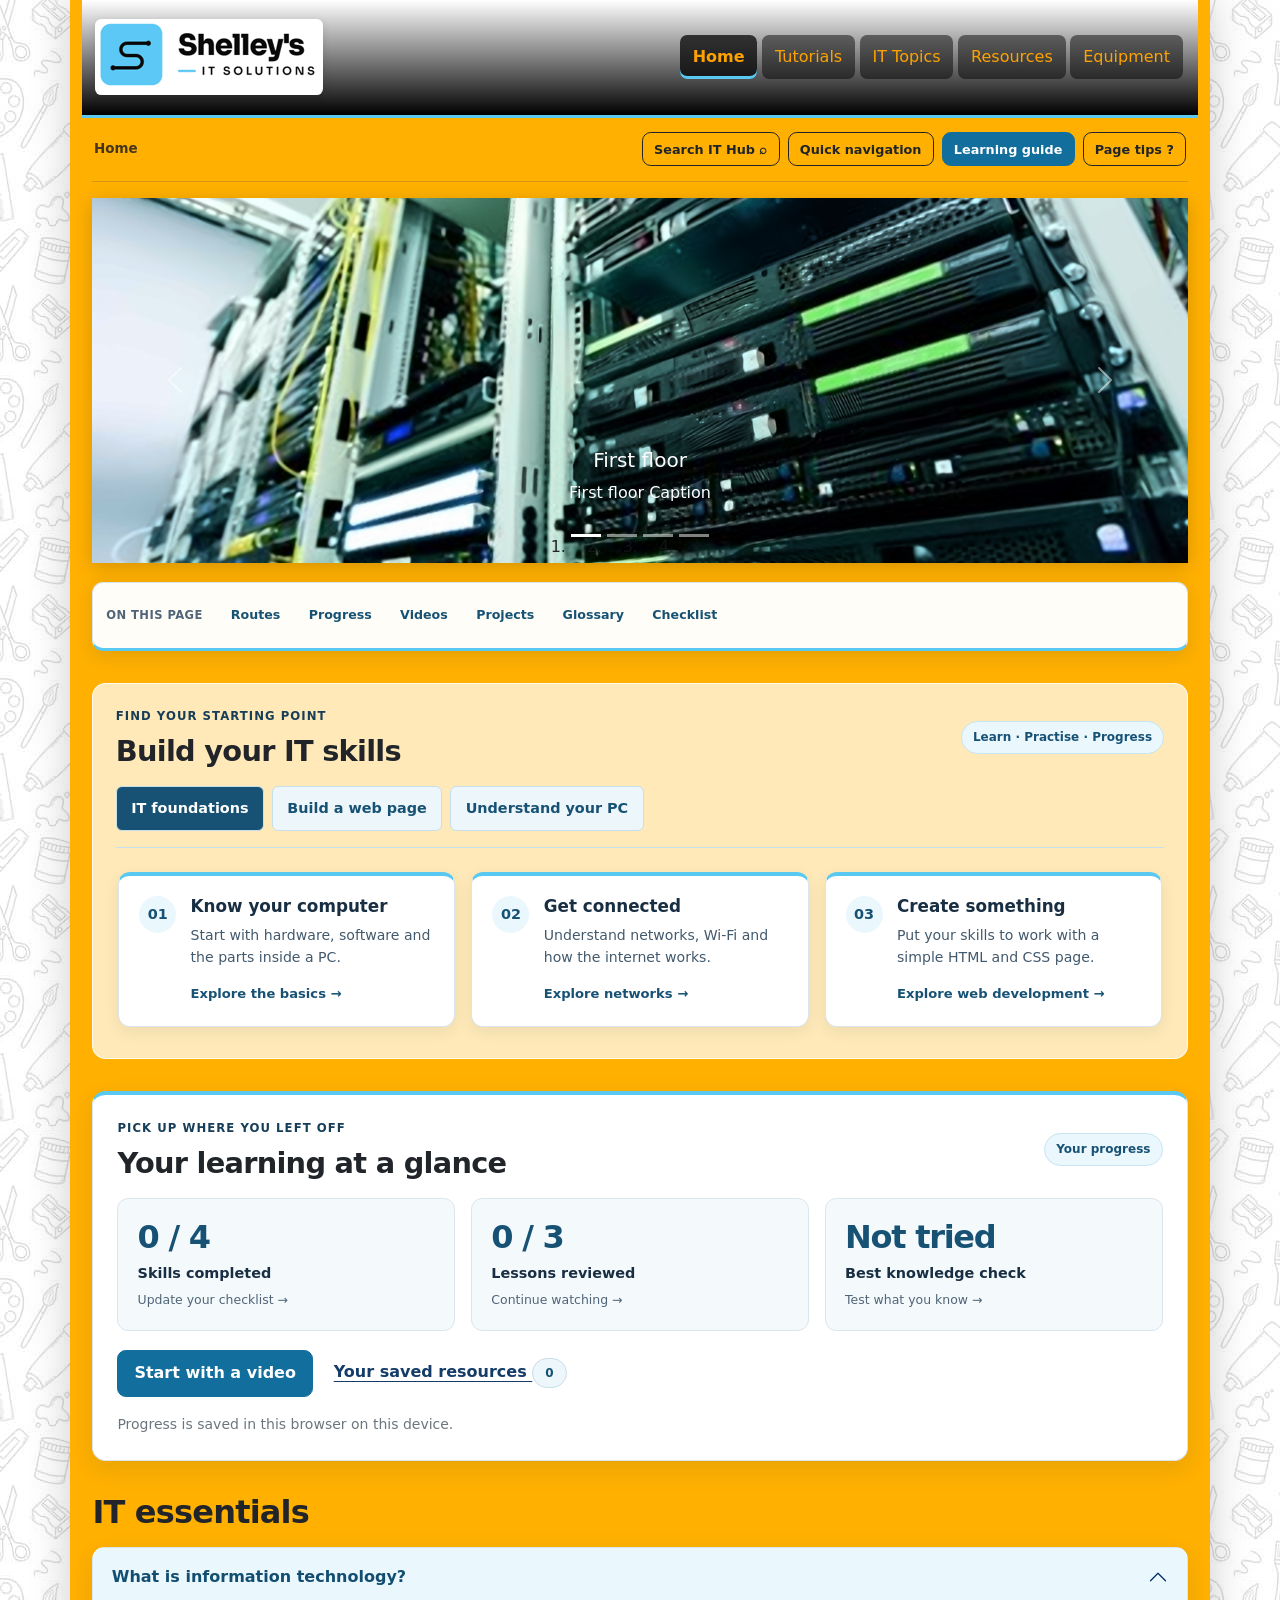
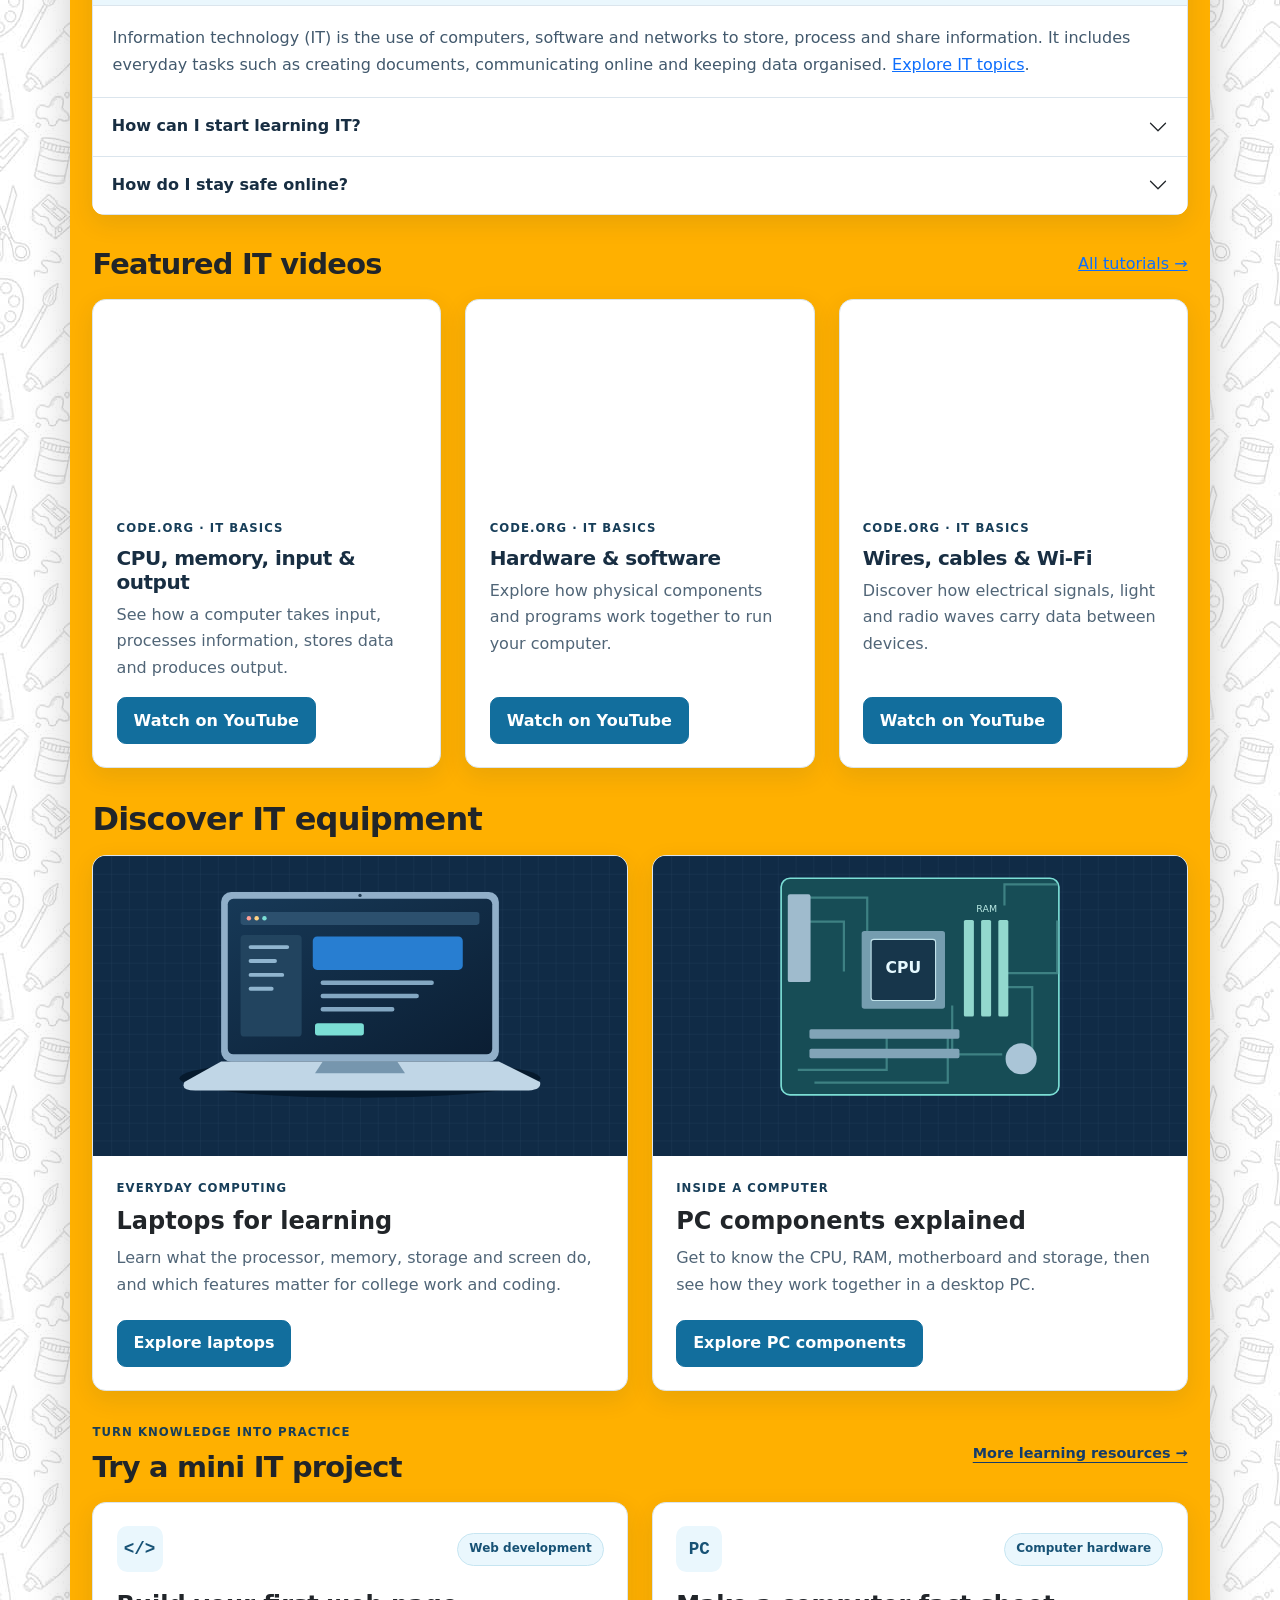
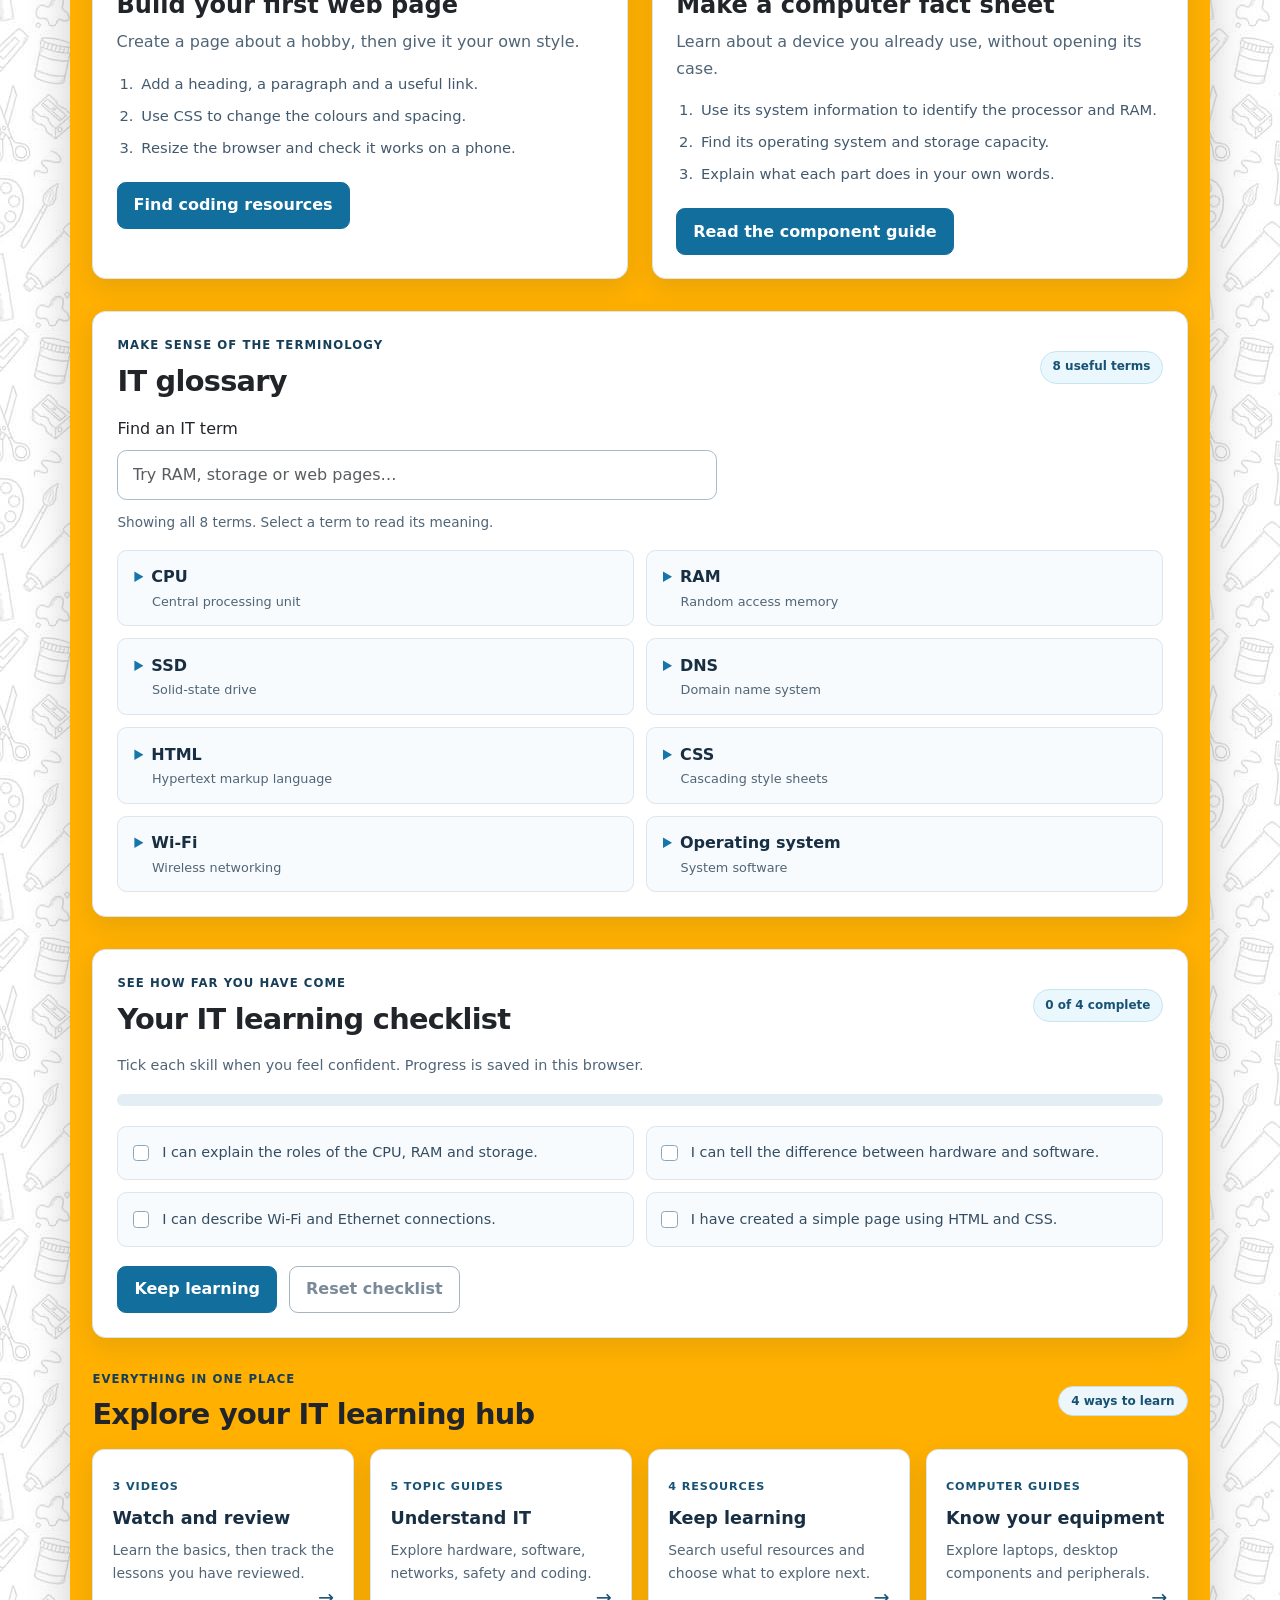
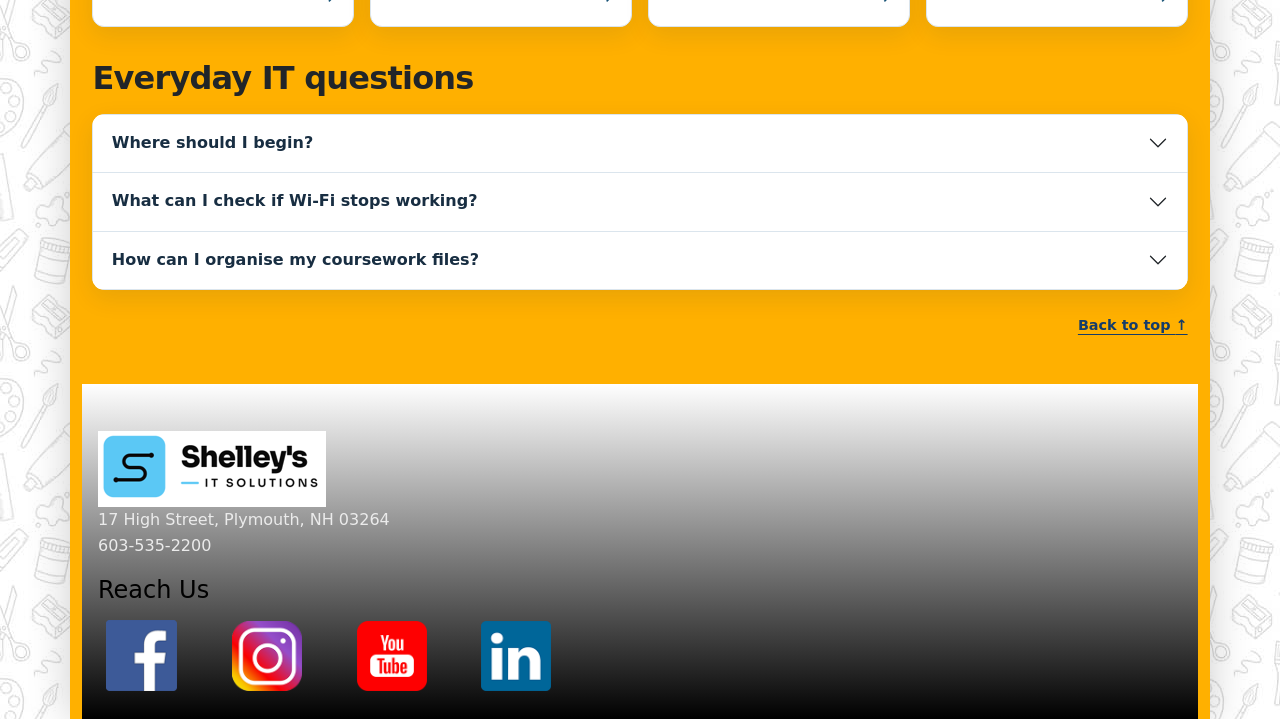
<file: index.html>
<!DOCTYPE html>
<html lang="en-GB"><head><meta charset="utf-8"><meta name="viewport" content="width=device-width, initial-scale=1"><title>Home | IT Hub</title><meta name="description" content="Explore IT basics, computer hardware, networks and coding with IT Hub."><link rel="stylesheet" href="css/bootstrap-5.3.8.css"><link rel="stylesheet" href="style.css"><script src="js/popper-2.11.8.min.js" defer></script><script src="js/bootstrap-5.3.8.js" defer></script><script src="js/search-index.js" defer></script><script src="js/it-enhancements.js" defer></script><script src="js/bootstrap-learning.js" defer></script></head>
<body id="top"><a class="skip-link" href="#main">Skip to content</a><div class="container site-shell">
<header><nav class="navbar navbar-expand-lg navbar-light bg-light" aria-label="Main navigation"><a class="navbar-brand" href="index.html"><img src="images/logo.png" width="228" height="76" alt="Shelley's IT Solutions"></a><button class="navbar-toggler" type="button" data-bs-toggle="collapse" data-bs-target="#siteNav" aria-controls="siteNav" aria-expanded="false" aria-label="Toggle navigation"><span class="navbar-toggler-icon"></span></button><div class="collapse navbar-collapse" id="siteNav"><ul class="navbar-nav ms-auto"><li class="nav-item"><a class="nav-link active" href="index.html" aria-current="page">Home</a></li><li class="nav-item"><a class="nav-link" href="tutorials.html">Tutorials</a></li><li class="nav-item"><a class="nav-link" href="topics.html">IT Topics</a></li><li class="nav-item"><a class="nav-link" href="resources.html">Resources</a></li><li class="nav-item"><a class="nav-link" href="equipment.html">Equipment</a></li></ul></div></nav></header>
<main id="main"><div class="page-toolbar"><nav aria-label="Breadcrumb"><ol class="breadcrumb mb-0"><li class="breadcrumb-item active" aria-current="page">Home</li></ol></nav><div class="d-flex flex-wrap gap-2"><button class="btn btn-sm btn-outline-dark" type="button" data-bs-toggle="modal" data-bs-target="#siteSearch" data-site-search-button hidden>Search IT Hub <span aria-hidden="true">⌕</span></button><button class="btn btn-sm btn-outline-dark" type="button" data-bs-toggle="offcanvas" data-bs-target="#quickNav" aria-controls="quickNav">Quick navigation</button><button class="btn btn-sm btn-primary" type="button" data-bs-toggle="modal" data-bs-target="#learningGuide">Learning guide</button><button class="btn btn-sm btn-outline-dark" type="button" data-page-tip data-bs-title="Make the most of this page" data-bs-content="Choose a learning route, search the glossary, then tick the skills you feel confident about. Your progress is saved on this device." aria-expanded="false" hidden>Page tips <span aria-hidden="true">?</span></button></div></div><h1 class="visually-hidden">Shelley's IT Solutions — IT learning</h1><section aria-label="Featured slides"><div id="carouselExampleIndicators1" class="carousel slide" data-bs-ride="carousel" style="background-color: grey">
    <ol class="carousel-indicators">
      <li data-bs-target="#carouselExampleIndicators1" data-bs-slide-to="0" class="active">
      </li><li data-bs-target="#carouselExampleIndicators1" data-bs-slide-to="1">
      </li><li data-bs-target="#carouselExampleIndicators1" data-bs-slide-to="2">
	  </li><li data-bs-target="#carouselExampleIndicators1" data-bs-slide-to="3">
    </li></ol>
    <div class="carousel-inner" role="listbox">
      <div class="carousel-item active"> <img class="d-block mx-auto img-fluid" src="images/1.jpg" alt="First slide">
        <div class="carousel-caption">
          <h5>First floor</h5>
          <p>First floor Caption</p>
        </div>
      </div>
      <div class="carousel-item"> <img class="d-block mx-auto img-fluid" src="images/2.jpg" alt="Second slide">
        <div class="carousel-caption">
          <h5>Second floor</h5>
          <p>Second floor Caption</p>
        </div>
      </div>
      <div class="carousel-item"> <img class="d-block mx-auto img-fluid" src="images/3.jpg" alt="Third slide">
        <div class="carousel-caption">
          <h5>Third floor </h5>
          <p>Third floor Caption</p>
        </div>
      </div>
	  <div class="carousel-item"> <img class="d-block mx-auto img-fluid" src="images/4.jpg" alt="Fourth slide">
        <div class="carousel-caption">
          <h5>Fourth floor</h5>
          <p>Fourth floor Caption</p>
        </div>
      </div>
    </div>
    <a class="carousel-control-prev" href="#carouselExampleIndicators1" role="button" data-bs-slide="prev"> <span class="carousel-control-prev-icon" aria-hidden="true"></span> <span class="visually-hidden">Previous</span> </a> <a class="carousel-control-next" href="#carouselExampleIndicators1" role="button" data-bs-slide="next"> <span class="carousel-control-next-icon" aria-hidden="true"></span> <span class="visually-hidden">Next</span> </a> </div></section>
<nav class="section-dock" aria-label="On this page"><span class="section-dock-label">On this page</span><div class="nav nav-pills" id="sectionNav"><a class="nav-link" href="#learning-routes">Routes</a><a class="nav-link" href="#learning-overview">Progress</a><a class="nav-link" href="#featured-videos">Videos</a><a class="nav-link" href="#mini-projects">Projects</a><a class="nav-link" href="#glossary">Glossary</a><a class="nav-link" href="#learning-checklist">Checklist</a></div></nav><section class="learning-path section-block" aria-labelledby="path-title" id="learning-routes">
 <div class="section-heading"><div><p class="eyebrow">Find your starting point</p><h2 id="path-title">Build your IT skills</h2></div><span class="topic-badge">Learn · Practise · Progress</span></div>
 <div class="tab-module"><div class="nav nav-pills gap-2 mb-3" role="tablist" aria-label="Choose a learning view"><button class="nav-link active" id="learning-routes-0-tab" data-bs-toggle="pill" data-bs-target="#learning-routes-0-pane" type="button" role="tab" aria-controls="learning-routes-0-pane" aria-selected="true">IT foundations</button><button class="nav-link" id="learning-routes-1-tab" data-bs-toggle="pill" data-bs-target="#learning-routes-1-pane" type="button" role="tab" aria-controls="learning-routes-1-pane" aria-selected="false">Build a web page</button><button class="nav-link" id="learning-routes-2-tab" data-bs-toggle="pill" data-bs-target="#learning-routes-2-pane" type="button" role="tab" aria-controls="learning-routes-2-pane" aria-selected="false">Understand your PC</button></div><div class="tab-content"><div class="tab-pane fade show active" id="learning-routes-0-pane" role="tabpanel" aria-labelledby="learning-routes-0-tab" tabindex="0"><div class="row g-3">
  <div class="col-md-4"><a class="path-card" href="topics.html#hardware"><span class="path-number" aria-hidden="true">01</span><div><h3>Know your computer</h3><p>Start with hardware, software and the parts inside a PC.</p><span class="path-link">Explore the basics <span aria-hidden="true">→</span></span></div></a></div>
  <div class="col-md-4"><a class="path-card" href="topics.html#networks"><span class="path-number" aria-hidden="true">02</span><div><h3>Get connected</h3><p>Understand networks, Wi-Fi and how the internet works.</p><span class="path-link">Explore networks <span aria-hidden="true">→</span></span></div></a></div>
  <div class="col-md-4"><a class="path-card" href="topics.html#coding"><span class="path-number" aria-hidden="true">03</span><div><h3>Create something</h3><p>Put your skills to work with a simple HTML and CSS page.</p><span class="path-link">Explore web development <span aria-hidden="true">→</span></span></div></a></div>
 </div>
</div><div class="tab-pane fade" id="learning-routes-1-pane" role="tabpanel" aria-labelledby="learning-routes-1-tab" tabindex="0"><div class="row g-3"><div class="col-md-4"><a class="path-card" href="topics.html#coding"><span class="path-number" aria-hidden="true">01</span><div><h3>Structure with HTML</h3><p>Use headings, paragraphs and links to give your page a clear structure.</p><span class="path-link">Read the web guide <span aria-hidden="true">→</span></span></div></a></div><div class="col-md-4"><a class="path-card" href="resources.html#web"><span class="path-number" aria-hidden="true">02</span><div><h3>Style with CSS</h3><p>Try colours, spacing and a responsive layout with MDN’s examples.</p><span class="path-link">Explore MDN resources <span aria-hidden="true">→</span></span></div></a></div><div class="col-md-4"><a class="path-card" href="index.html#mini-projects"><span class="path-number" aria-hidden="true">03</span><div><h3>Make a small project</h3><p>Build a simple page about an IT topic and check it on a small screen.</p><span class="path-link">Choose a project <span aria-hidden="true">→</span></span></div></a></div></div></div><div class="tab-pane fade" id="learning-routes-2-pane" role="tabpanel" aria-labelledby="learning-routes-2-tab" tabindex="0"><div class="row g-3"><div class="col-md-4"><a class="path-card" href="tutorials.html#hardware"><span class="path-number" aria-hidden="true">01</span><div><h3>Follow the information</h3><p>See how input, processing, memory and output work together.</p><span class="path-link">Watch the hardware lesson <span aria-hidden="true">→</span></span></div></a></div><div class="col-md-4"><a class="path-card" href="equipment.html#component-compare"><span class="path-number" aria-hidden="true">02</span><div><h3>Compare the components</h3><p>Find out how RAM, storage, processors and graphics have different roles.</p><span class="path-link">Compare two components <span aria-hidden="true">→</span></span></div></a></div><div class="col-md-4"><a class="path-card" href="equipment.html#troubleshooting"><span class="path-number" aria-hidden="true">03</span><div><h3>Try the basic checks</h3><p>Work through a short checklist for a common computer problem.</p><span class="path-link">Open the troubleshooting guide <span aria-hidden="true">→</span></span></div></a></div></div></div></div></div></section><section class="section-block learning-overview" id="learning-overview" aria-labelledby="overview-title" data-progress-overview hidden><div class="section-heading"><div><p class="eyebrow">Pick up where you left off</p><h2 id="overview-title">Your learning at a glance</h2></div><span class="topic-badge">Your progress</span></div><div class="row g-3"><div class="col-md-4"><a class="progress-summary" href="#learning-checklist"><output data-progress-skills>0 / 4</output><span>Skills completed</span><small>Update your checklist →</small></a></div><div class="col-md-4"><a class="progress-summary" href="tutorials.html"><output data-progress-reviews>0 / 3</output><span>Lessons reviewed</span><small>Continue watching →</small></a></div><div class="col-md-4"><a class="progress-summary" href="topics.html#knowledge-check"><output data-progress-quiz>Not tried</output><span>Best knowledge check</span><small>Test what you know →</small></a></div></div><div class="overview-actions"><a class="btn btn-primary" id="resume-learning" href="tutorials.html">Start with a video</a><a href="resources.html#saved-resources" class="fw-semibold">Your saved resources <span class="badge rounded-pill text-bg-light" data-progress-saved>0</span></a></div><p class="small text-secondary mb-0 mt-3" data-progress-storage-note>Progress is saved in this browser on this device.</p></section><section class="section-block" aria-labelledby="faq-title" id="it-essentials"><h2 id="faq-title">IT essentials</h2><div class="accordion" id="itAccordion"><div class="accordion-item"><h3 class="accordion-header"><button class="accordion-button" type="button" data-bs-toggle="collapse" data-bs-target="#faq0" aria-expanded="true" aria-controls="faq0">What is information technology?</button></h3><div id="faq0" class="accordion-collapse collapse show" data-bs-parent="#itAccordion"><div class="accordion-body">Information technology (IT) is the use of computers, software and networks to store, process and share information. It includes everyday tasks such as creating documents, communicating online and keeping data organised. <a href="topics.html">Explore IT topics</a>.</div></div></div><div class="accordion-item"><h3 class="accordion-header"><button class="accordion-button collapsed" type="button" data-bs-toggle="collapse" data-bs-target="#faq1" aria-expanded="false" aria-controls="faq1">How can I start learning IT?</button></h3><div id="faq1" class="accordion-collapse collapse" data-bs-parent="#itAccordion"><div class="accordion-body">Start with computer hardware and software, then explore networks and basic web development. Watch a short tutorial, make notes and practise one task at a time. <a href="tutorials.html">Start with the video tutorials</a>.</div></div></div><div class="accordion-item"><h3 class="accordion-header"><button class="accordion-button collapsed" type="button" data-bs-toggle="collapse" data-bs-target="#faq2" aria-expanded="false" aria-controls="faq2">How do I stay safe online?</button></h3><div id="faq2" class="accordion-collapse collapse" data-bs-parent="#itAccordion"><div class="accordion-body">Use a different strong password for each account, enable two-step verification and keep your software updated. Check unexpected messages carefully, avoid unknown downloads and back up important work. <a href="topics.html#security">Read the online safety guide</a>.</div></div></div></div></section><section class="section-block" aria-labelledby="video-title" id="featured-videos"><div class="section-heading"><h2 id="video-title">Featured IT videos</h2><a href="tutorials.html">All tutorials →</a></div><div class="row g-4"><div class="col-md-6 col-lg-4"><article class="card h-100" id="hardware"><div class="ratio ratio-16x9"><iframe src="https://www.youtube-nocookie.com/embed/DKGZlaPlVLY" title="CPU, memory, input &amp; output — Code.org video" loading="lazy" referrerpolicy="strict-origin-when-cross-origin" allow="accelerometer; autoplay; clipboard-write; encrypted-media; gyroscope; picture-in-picture; web-share" allowfullscreen></iframe></div><div class="card-body d-flex flex-column"><p class="eyebrow">Code.org · IT basics</p><h2 class="h5 card-title">CPU, memory, input &amp; output</h2><p class="card-text">See how a computer takes input, processes information, stores data and produces output.</p><a class="btn btn-primary mt-auto align-self-start" href="https://www.youtube.com/watch?v=DKGZlaPlVLY" target="_blank" rel="noopener noreferrer">Watch on YouTube <span class="visually-hidden">(opens a new tab)</span></a></div></article></div><div class="col-md-6 col-lg-4"><article class="card h-100" id="software"><div class="ratio ratio-16x9"><iframe src="https://www.youtube-nocookie.com/embed/xnyFYiK2rSY" title="Hardware &amp; software — Code.org video" loading="lazy" referrerpolicy="strict-origin-when-cross-origin" allow="accelerometer; autoplay; clipboard-write; encrypted-media; gyroscope; picture-in-picture; web-share" allowfullscreen></iframe></div><div class="card-body d-flex flex-column"><p class="eyebrow">Code.org · IT basics</p><h2 class="h5 card-title">Hardware &amp; software</h2><p class="card-text">Explore how physical components and programs work together to run your computer.</p><a class="btn btn-primary mt-auto align-self-start" href="https://www.youtube.com/watch?v=xnyFYiK2rSY" target="_blank" rel="noopener noreferrer">Watch on YouTube <span class="visually-hidden">(opens a new tab)</span></a></div></article></div><div class="col-md-6 col-lg-4"><article class="card h-100" id="networks"><div class="ratio ratio-16x9"><iframe src="https://www.youtube-nocookie.com/embed/ZhEf7e4kopM" title="Wires, cables &amp; Wi-Fi — Code.org video" loading="lazy" referrerpolicy="strict-origin-when-cross-origin" allow="accelerometer; autoplay; clipboard-write; encrypted-media; gyroscope; picture-in-picture; web-share" allowfullscreen></iframe></div><div class="card-body d-flex flex-column"><p class="eyebrow">Code.org · IT basics</p><h2 class="h5 card-title">Wires, cables &amp; Wi-Fi</h2><p class="card-text">Discover how electrical signals, light and radio waves carry data between devices.</p><a class="btn btn-primary mt-auto align-self-start" href="https://www.youtube.com/watch?v=ZhEf7e4kopM" target="_blank" rel="noopener noreferrer">Watch on YouTube <span class="visually-hidden">(opens a new tab)</span></a></div></article></div></div></section><section class="section-block" aria-labelledby="equipment-title"><h2 id="equipment-title">Discover IT equipment</h2><div class="row g-4"><div class="col-md-6"><article class="card h-100"><img src="images/it-laptop.svg" class="card-img-top equipment-img" width="960" height="540" loading="lazy" alt="Illustration of a laptop with a web page open"><div class="card-body"><p class="eyebrow">Everyday computing</p><h3 class="h4">Laptops for learning</h3><p>Learn what the processor, memory, storage and screen do, and which features matter for college work and coding.</p><a class="btn btn-primary" href="equipment.html#laptops">Explore laptops</a></div></article></div><div class="col-md-6"><article class="card h-100"><img src="images/it-hardware.svg" class="card-img-top equipment-img" width="960" height="540" loading="lazy" alt="Illustration of a motherboard with a processor, memory and expansion slots"><div class="card-body"><p class="eyebrow">Inside a computer</p><h3 class="h4">PC components explained</h3><p>Get to know the CPU, RAM, motherboard and storage, then see how they work together in a desktop PC.</p><a class="btn btn-primary" href="equipment.html#components">Explore PC components</a></div></article></div></div></section>
<section class="section-block" aria-labelledby="projects-title" id="mini-projects">
 <div class="section-heading"><div><p class="eyebrow">Turn knowledge into practice</p><h2 id="projects-title">Try a mini IT project</h2></div><a class="section-more" href="resources.html">More learning resources →</a></div>
 <div class="row g-4">
  <div class="col-md-6"><article class="card h-100 project-card"><div class="card-body"><div class="project-meta"><span class="project-icon" aria-hidden="true">&lt;/&gt;</span><span class="topic-badge">Web development</span></div><h3 class="h4">Build your first web page</h3><p>Create a page about a hobby, then give it your own style.</p><ol><li>Add a heading, a paragraph and a useful link.</li><li>Use CSS to change the colours and spacing.</li><li>Resize the browser and check it works on a phone.</li></ol><a class="btn btn-primary" href="resources.html#web">Find coding resources</a></div></article></div>
  <div class="col-md-6"><article class="card h-100 project-card"><div class="card-body"><div class="project-meta"><span class="project-icon" aria-hidden="true">PC</span><span class="topic-badge">Computer hardware</span></div><h3 class="h4">Make a computer fact sheet</h3><p>Learn about a device you already use, without opening its case.</p><ol><li>Use its system information to identify the processor and RAM.</li><li>Find its operating system and storage capacity.</li><li>Explain what each part does in your own words.</li></ol><a class="btn btn-primary" href="equipment.html#components">Read the component guide</a></div></article></div>
 </div>
</section><section class="section-block glossary-panel" aria-labelledby="glossary-title" id="glossary"><div class="section-heading"><div><p class="eyebrow">Make sense of the terminology</p><h2 id="glossary-title">IT glossary</h2></div><span class="topic-badge">8 useful terms</span></div><label class="form-label" for="term-search">Find an IT term</label><input class="form-control glossary-search" id="term-search" type="search" placeholder="Try RAM, storage or web pages…" aria-controls="term-results" aria-describedby="term-status" autocomplete="off"><p id="term-status" class="glossary-status" role="status" aria-live="polite">Showing all 8 terms. Select a term to read its meaning.</p><div class="term-grid" id="term-results"><details class="term-card" id="term-cpu"><summary>CPU<span>Central processing unit</span></summary><p>The processor carries out instructions and calculations. It works with memory and the other components in your computer.</p></details><details class="term-card" id="term-ram"><summary>RAM<span>Random access memory</span></summary><p>Temporary working memory for programs and data in use. Its contents are normally lost when the power is switched off.</p></details><details class="term-card" id="term-ssd"><summary>SSD<span>Solid-state drive</span></summary><p>A storage device that keeps files and applications using flash memory. It retains data when the computer is off.</p></details><details class="term-card" id="term-dns"><summary>DNS<span>Domain name system</span></summary><p>A system that helps translate a website’s domain name into the IP address used to reach it.</p></details><details class="term-card" id="term-html"><summary>HTML<span>Hypertext markup language</span></summary><p>The language used to structure web pages with headings, paragraphs, images, links and other elements.</p></details><details class="term-card" id="term-css"><summary>CSS<span>Cascading style sheets</span></summary><p>The language used to control a web page’s appearance, including colours, fonts, spacing and layout.</p></details><details class="term-card" id="term-wi-fi"><summary>Wi-Fi<span>Wireless networking</span></summary><p>A way for devices to connect to a local network using radio waves. Wi-Fi and the internet are different things.</p></details><details class="term-card" id="term-operating-system"><summary>Operating system<span>System software</span></summary><p>Software that manages hardware and provides services for applications. Examples include Windows, macOS and Linux.</p></details></div><p id="no-terms" class="no-results" hidden>No terms match your search. Try a shorter word or clear the search.</p></section><section class="section-block progress-panel" aria-labelledby="progress-title" id="learning-checklist"><div class="section-heading"><div><p class="eyebrow">See how far you have come</p><h2 id="progress-title">Your IT learning checklist</h2></div><output id="progress-count" class="topic-badge" aria-live="polite">0 of 4 complete</output></div><p id="progress-note">Tick each skill when you feel confident. Progress is saved in this browser.</p><progress id="learning-progress" max="4" value="0" aria-label="Learning progress">0 of 4</progress><div class="checklist-items"><label><input class="form-check-input" type="checkbox" data-skill="hardware"><span>I can explain the roles of the CPU, RAM and storage.</span></label><label><input class="form-check-input" type="checkbox" data-skill="software"><span>I can tell the difference between hardware and software.</span></label><label><input class="form-check-input" type="checkbox" data-skill="networks"><span>I can describe Wi-Fi and Ethernet connections.</span></label><label><input class="form-check-input" type="checkbox" data-skill="web"><span>I have created a simple page using HTML and CSS.</span></label></div><div class="progress-actions"><a class="btn btn-primary" href="tutorials.html">Keep learning</a><button class="btn btn-outline-secondary" id="reset-progress" type="button" disabled>Reset checklist</button></div><noscript><p>Enable JavaScript to save your checklist and update the progress total.</p></noscript></section><section class="section-block" aria-labelledby="directory-title"><div class="section-heading"><div><p class="eyebrow">Everything in one place</p><h2 id="directory-title">Explore your IT learning hub</h2></div><span class="badge rounded-pill text-bg-light">4 ways to learn</span></div><div class="row g-3"><div class="col-sm-6 col-xl-3"><a class="directory-card" href="tutorials.html"><span class="directory-label">3 videos</span><h3>Watch and review</h3><p>Learn the basics, then track the lessons you have reviewed.</p><span class="directory-arrow" aria-hidden="true">→</span></a></div><div class="col-sm-6 col-xl-3"><a class="directory-card" href="topics.html"><span class="directory-label">5 topic guides</span><h3>Understand IT</h3><p>Explore hardware, software, networks, safety and coding.</p><span class="directory-arrow" aria-hidden="true">→</span></a></div><div class="col-sm-6 col-xl-3"><a class="directory-card" href="resources.html"><span class="directory-label">4 resources</span><h3>Keep learning</h3><p>Search useful resources and choose what to explore next.</p><span class="directory-arrow" aria-hidden="true">→</span></a></div><div class="col-sm-6 col-xl-3"><a class="directory-card" href="equipment.html"><span class="directory-label">Computer guides</span><h3>Know your equipment</h3><p>Explore laptops, desktop components and peripherals.</p><span class="directory-arrow" aria-hidden="true">→</span></a></div></div></section><section class="section-block" aria-labelledby="quick-help-title"><h2 id="quick-help-title">Everyday IT questions</h2><div class="accordion" id="quick-help"><div class="accordion-item"><h3 class="accordion-header"><button class="accordion-button collapsed" type="button" data-bs-toggle="collapse" data-bs-target="#quick-help-0" aria-expanded="false" aria-controls="quick-help-0">Where should I begin?</button></h3><div id="quick-help-0" class="accordion-collapse collapse" data-bs-parent="#quick-help"><div class="accordion-body">Start with the hardware video, then read the computer component guide. Pick one unfamiliar term and look it up in the glossary. <a href="tutorials.html">Open the tutorials</a>.</div></div></div><div class="accordion-item"><h3 class="accordion-header"><button class="accordion-button collapsed" type="button" data-bs-toggle="collapse" data-bs-target="#quick-help-1" aria-expanded="false" aria-controls="quick-help-1">What can I check if Wi-Fi stops working?</button></h3><div id="quick-help-1" class="accordion-collapse collapse" data-bs-parent="#quick-help"><div class="accordion-body">Check that Wi-Fi is enabled and that you have selected the right network. See whether another device can connect, then try disconnecting and reconnecting your own device. <a href="topics.html#networks">Review networking basics</a>.</div></div></div><div class="accordion-item"><h3 class="accordion-header"><button class="accordion-button collapsed" type="button" data-bs-toggle="collapse" data-bs-target="#quick-help-2" aria-expanded="false" aria-controls="quick-help-2">How can I organise my coursework files?</button></h3><div id="quick-help-2" class="accordion-collapse collapse" data-bs-parent="#quick-help"><div class="accordion-body">Create a folder for each subject and use clear filenames with a date or version. Keep a backup of important work and check that you can open the backup. <a href="resources.html">Explore learning resources</a>.</div></div></div></div></section><div class="back-top-row"><a class="back-top-link" href="#top">Back to top <span aria-hidden="true">↑</span></a></div></main><footer>
      <div class="row">
        <div class="col-xxl-6"><br><img src="images/logo.png" alt="Shelley's IT Solutions" width="228" height="76" class="img-fluid"><p>17 High Street, Plymouth, NH 03264<br>603-535-2200</p></div>
        <div class="col-xxl-6"><h4>Reach Us</h4><table width="500" border="0" cellspacing="10" cellpadding="0">
  <tbody>
    <tr>
      <td><a href="https://facebook.com" target="_blank" rel="noopener noreferrer"><img src="images/fb.png" alt="Facebook" width="71" height="71" class="img-fluid"></a></td>
      <td><a href="https://instagram.com" target="_blank" rel="noopener noreferrer"><img src="images/insta.png" alt="Instagram" width="70" height="71" class="img-fluid"></a></td>
      <td><a href="https://youtube.com" target="_blank" rel="noopener noreferrer"><img src="images/yt.png" alt="YouTube" width="70" height="71" class="img-fluid"></a></td>
      <td><a href="https://linkedin.com" target="_blank" rel="noopener noreferrer"><img src="images/in.png" alt="LinkedIn" width="70" height="71" class="img-fluid"></a></td>
    </tr>
  </tbody>
</table>
</div>
      </div>
    </footer></div><div class="offcanvas offcanvas-end it-offcanvas" tabindex="-1" id="quickNav" aria-labelledby="quickNavLabel"><div class="offcanvas-header"><h2 class="offcanvas-title h5" id="quickNavLabel">Explore IT Hub</h2><button type="button" class="btn-close" data-bs-dismiss="offcanvas" aria-label="Close quick navigation"></button></div><div class="offcanvas-body"><p class="small text-secondary">Choose a page or jump straight into a topic.</p><div class="list-group"><a class="list-group-item list-group-item-action" href="index.html"><strong>Home</strong><small class="d-block text-secondary">Start here</small></a><a class="list-group-item list-group-item-action" href="tutorials.html"><strong>Tutorials</strong><small class="d-block text-secondary">Watch and review</small></a><a class="list-group-item list-group-item-action" href="topics.html"><strong>IT Topics</strong><small class="d-block text-secondary">Understand the essentials</small></a><a class="list-group-item list-group-item-action" href="resources.html"><strong>Resources</strong><small class="d-block text-secondary">Find your next lesson</small></a><a class="list-group-item list-group-item-action" href="equipment.html"><strong>Equipment</strong><small class="d-block text-secondary">Explore computer components</small></a></div><h3 class="h6 mt-4">Useful shortcuts</h3><div class="d-grid gap-2"><a href="index.html#glossary">Search the IT glossary</a><a href="topics.html#knowledge-check">Test your knowledge</a><a href="equipment.html#components">PC component guide</a><a href="index.html#learning-checklist">Your learning checklist</a></div></div></div>
<div class="modal fade it-guide-modal" id="learningGuide" tabindex="-1" aria-labelledby="learningGuideLabel" aria-hidden="true"><div class="modal-dialog modal-dialog-centered"><div class="modal-content"><div class="modal-header"><h2 class="modal-title h5" id="learningGuideLabel">Choose your next step</h2><button type="button" class="btn-close" data-bs-dismiss="modal" aria-label="Close learning guide"></button></div><div class="modal-body"><p>Start with one topic, then practise what you have learned.</p><div class="list-group"><a class="list-group-item list-group-item-action" href="tutorials.html">Watch an introductory video <span aria-hidden="true">→</span></a><a class="list-group-item list-group-item-action" href="topics.html">Read a topic guide <span aria-hidden="true">→</span></a><a class="list-group-item list-group-item-action" href="resources.html">Find learning resources <span aria-hidden="true">→</span></a><a class="list-group-item list-group-item-action" href="equipment.html">Explore your equipment <span aria-hidden="true">→</span></a></div></div><div class="modal-footer"><button type="button" class="btn btn-outline-secondary" data-bs-dismiss="modal">Keep exploring this page</button></div></div></div></div><div class="modal fade it-guide-modal it-search-modal" id="siteSearch" tabindex="-1" aria-labelledby="siteSearchLabel" aria-hidden="true"><div class="modal-dialog modal-dialog-centered modal-dialog-scrollable modal-lg"><div class="modal-content"><div class="modal-header"><h2 class="modal-title h5" id="siteSearchLabel">Search IT Hub</h2><button class="btn-close" type="button" data-bs-dismiss="modal" aria-label="Close search"></button></div><div class="modal-body"><label class="form-label fw-semibold" for="site-search-input">What would you like to learn?</label><div class="input-group"><input class="form-control" id="site-search-input" type="search" placeholder="Try RAM, networking or HTML…" autocomplete="off" aria-controls="site-search-results" aria-describedby="site-search-status"><button class="btn btn-outline-secondary" type="button" id="site-search-clear">Clear</button></div><p class="small text-secondary mt-2">Search every page, the glossary and practical activities.</p><p class="search-status small" id="site-search-status" role="status" aria-live="polite"></p><div class="list-group search-results" id="site-search-results"></div><p class="alert alert-light border mb-0" id="site-search-empty" hidden>No results yet. Try a shorter term, such as “RAM” or “web”.</p></div><div class="modal-footer justify-content-between"><span class="small text-secondary">Press <kbd>/</kbd> to open search. Press <kbd>Esc</kbd> to close.</span><button class="btn btn-outline-secondary" type="button" data-bs-dismiss="modal">Close</button></div></div></div></div><div class="toast-container position-fixed bottom-0 end-0 p-3 it-toast-container"><div class="toast it-feedback-toast" id="itFeedbackToast" role="status" aria-live="polite" aria-atomic="true"><div class="toast-header"><span class="toast-mark me-2" aria-hidden="true">✓</span><strong class="me-auto">IT Hub</strong><button class="btn-close" type="button" data-bs-dismiss="toast" aria-label="Dismiss update"></button></div><div class="toast-body" id="it-toast-message"></div></div></div></body></html>
</file>
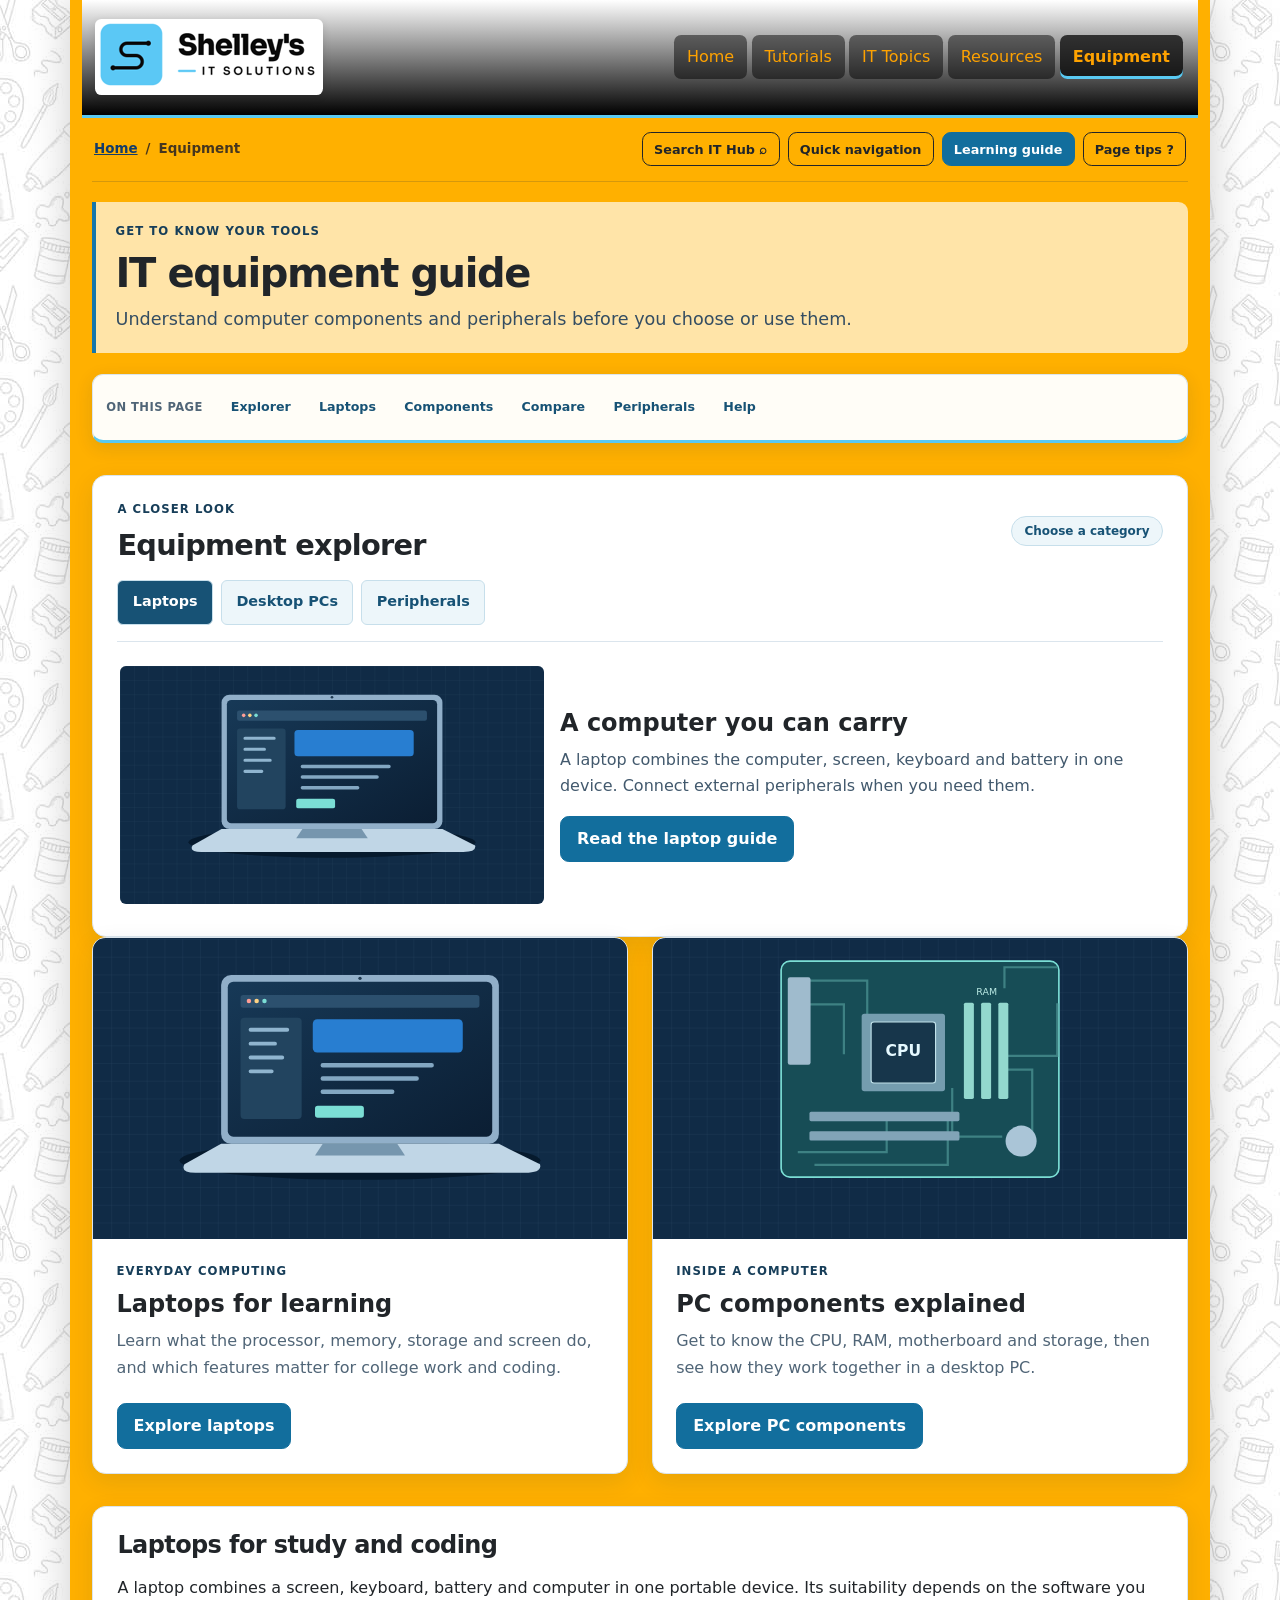
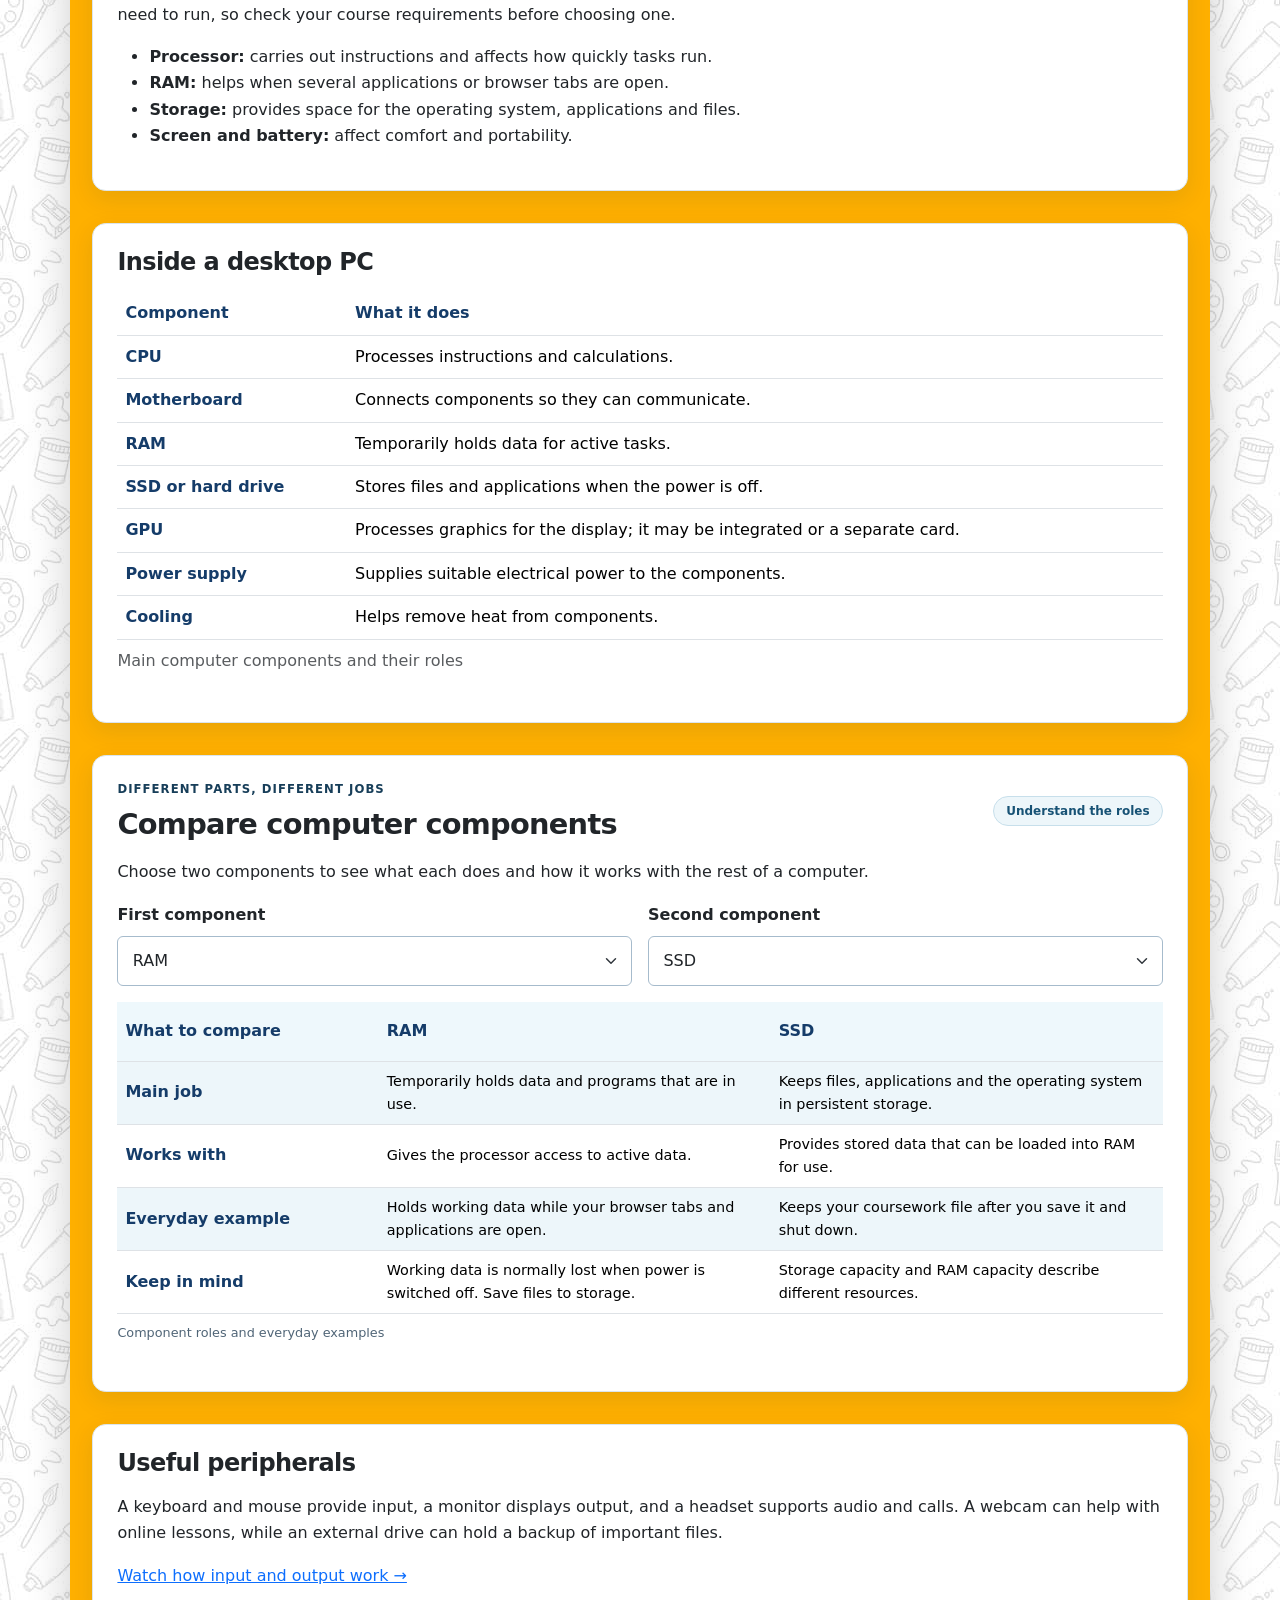
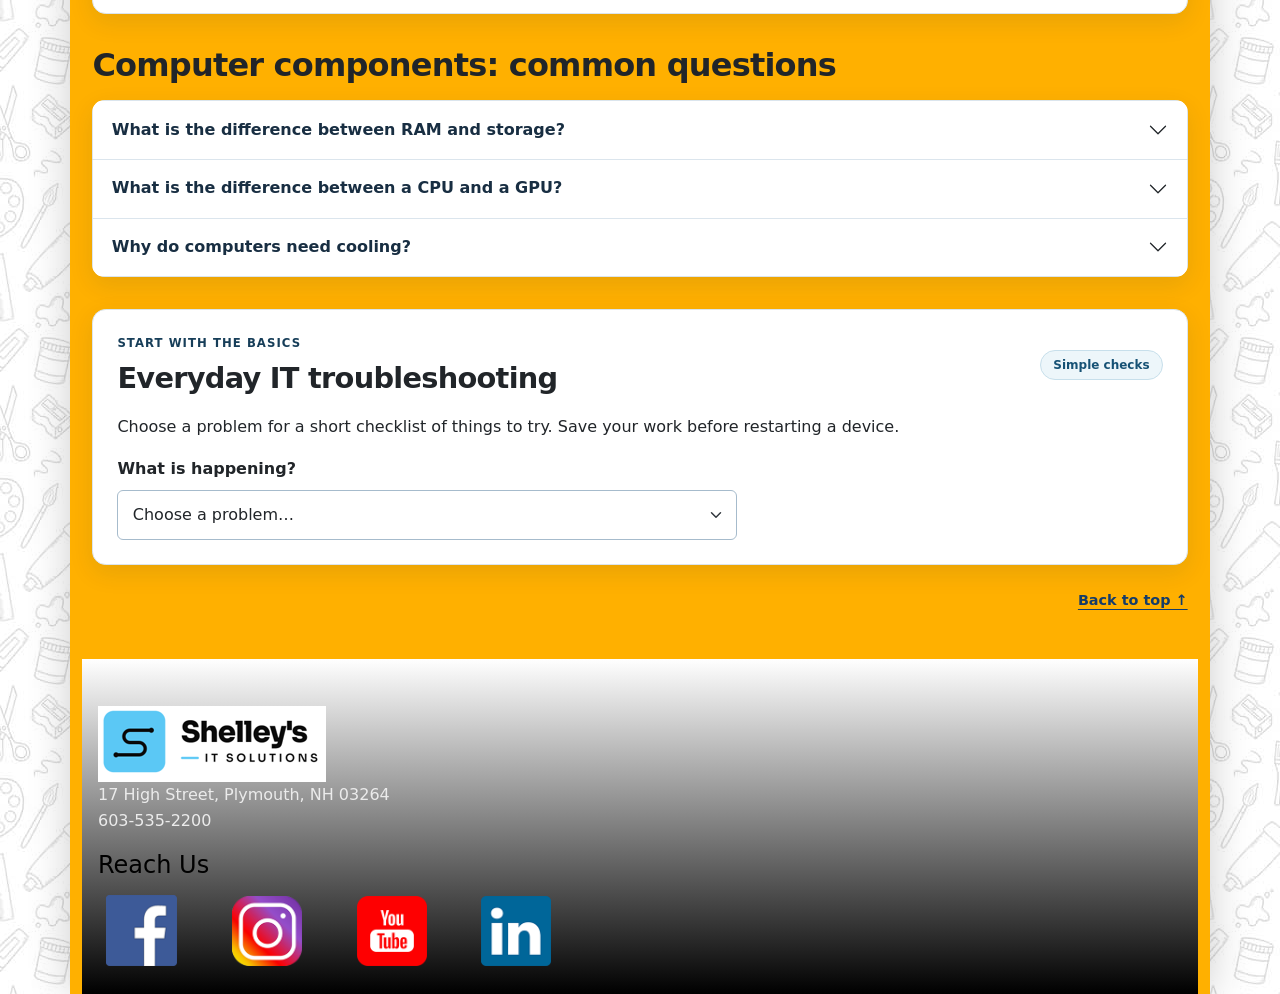
<file: equipment.html>
<!DOCTYPE html>
<html lang="en-GB"><head><meta charset="utf-8"><meta name="viewport" content="width=device-width, initial-scale=1"><title>Equipment | IT Hub</title><meta name="description" content="Learn about laptops, desktop PC components and peripherals."><link rel="stylesheet" href="css/bootstrap-5.3.8.css"><link rel="stylesheet" href="style.css"><script src="js/popper-2.11.8.min.js" defer></script><script src="js/bootstrap-5.3.8.js" defer></script><script src="js/search-index.js" defer></script><script src="js/it-enhancements.js" defer></script><script src="js/bootstrap-learning.js" defer></script></head>
<body id="top"><a class="skip-link" href="#main">Skip to content</a><div class="container site-shell">
<header><nav class="navbar navbar-expand-lg navbar-light bg-light" aria-label="Main navigation"><a class="navbar-brand" href="index.html"><img src="images/logo.png" width="228" height="76" alt="Shelley's IT Solutions"></a><button class="navbar-toggler" type="button" data-bs-toggle="collapse" data-bs-target="#siteNav" aria-controls="siteNav" aria-expanded="false" aria-label="Toggle navigation"><span class="navbar-toggler-icon"></span></button><div class="collapse navbar-collapse" id="siteNav"><ul class="navbar-nav ms-auto"><li class="nav-item"><a class="nav-link" href="index.html">Home</a></li><li class="nav-item"><a class="nav-link" href="tutorials.html">Tutorials</a></li><li class="nav-item"><a class="nav-link" href="topics.html">IT Topics</a></li><li class="nav-item"><a class="nav-link" href="resources.html">Resources</a></li><li class="nav-item"><a class="nav-link active" href="equipment.html" aria-current="page">Equipment</a></li></ul></div></nav></header>
<main id="main"><div class="page-toolbar"><nav aria-label="Breadcrumb"><ol class="breadcrumb mb-0"><li class="breadcrumb-item"><a href="index.html">Home</a></li><li class="breadcrumb-item active" aria-current="page">Equipment</li></ol></nav><div class="d-flex flex-wrap gap-2"><button class="btn btn-sm btn-outline-dark" type="button" data-bs-toggle="modal" data-bs-target="#siteSearch" data-site-search-button hidden>Search IT Hub <span aria-hidden="true">⌕</span></button><button class="btn btn-sm btn-outline-dark" type="button" data-bs-toggle="offcanvas" data-bs-target="#quickNav" aria-controls="quickNav">Quick navigation</button><button class="btn btn-sm btn-primary" type="button" data-bs-toggle="modal" data-bs-target="#learningGuide">Learning guide</button><button class="btn btn-sm btn-outline-dark" type="button" data-page-tip data-bs-title="Make the most of this page" data-bs-content="Explore the equipment tabs, compare two components, or choose a problem in the troubleshooting helper for a short checklist." aria-expanded="false" hidden>Page tips <span aria-hidden="true">?</span></button></div></div><div class="page-intro"><p class="eyebrow">Get to know your tools</p><h1>IT equipment guide</h1><p class="lead">Understand computer components and peripherals before you choose or use them.</p></div><nav class="section-dock" aria-label="On this page"><span class="section-dock-label">On this page</span><div class="nav nav-pills" id="sectionNav"><a class="nav-link" href="#equipment-explorer">Explorer</a><a class="nav-link" href="#laptops">Laptops</a><a class="nav-link" href="#components">Components</a><a class="nav-link" href="#component-compare">Compare</a><a class="nav-link" href="#peripherals">Peripherals</a><a class="nav-link" href="#troubleshooting">Help</a></div></nav><section class="section-block guide" aria-labelledby="explorer-title" id="equipment-explorer"><div class="section-heading"><div><p class="eyebrow">A closer look</p><h2 id="explorer-title">Equipment explorer</h2></div><span class="badge rounded-pill text-bg-light">Choose a category</span></div><div class="tab-module"><div class="nav nav-pills gap-2 mb-3" id="equipment-explorer-tabs" role="tablist" aria-label="Choose a guide"><button class="nav-link active" id="equipment-explorer-0-tab" data-bs-toggle="pill" data-bs-target="#equipment-explorer-0-pane" type="button" role="tab" aria-controls="equipment-explorer-0-pane" aria-selected="true">Laptops</button><button class="nav-link" id="equipment-explorer-1-tab" data-bs-toggle="pill" data-bs-target="#equipment-explorer-1-pane" type="button" role="tab" aria-controls="equipment-explorer-1-pane" aria-selected="false">Desktop PCs</button><button class="nav-link" id="equipment-explorer-2-tab" data-bs-toggle="pill" data-bs-target="#equipment-explorer-2-pane" type="button" role="tab" aria-controls="equipment-explorer-2-pane" aria-selected="false">Peripherals</button></div><div class="tab-content"><div class="tab-pane fade show active" id="equipment-explorer-0-pane" role="tabpanel" aria-labelledby="equipment-explorer-0-tab" tabindex="0"><div class="row g-3 align-items-center"><div class="col-md-5"><img class="img-fluid rounded" src="images/it-laptop.svg" width="960" height="540" alt="Laptop illustration" loading="lazy"></div><div class="col-md-7"><h3 class="h4">A computer you can carry</h3><p>A laptop combines the computer, screen, keyboard and battery in one device. Connect external peripherals when you need them.</p><a class="btn btn-primary" href="#laptops">Read the laptop guide</a></div></div></div><div class="tab-pane fade" id="equipment-explorer-1-pane" role="tabpanel" aria-labelledby="equipment-explorer-1-tab" tabindex="0"><div class="row g-3 align-items-center"><div class="col-md-5"><img class="img-fluid rounded" src="images/it-hardware.svg" width="960" height="540" alt="Motherboard and computer component illustration" loading="lazy"></div><div class="col-md-7"><h3 class="h4">Separate parts working together</h3><p>A desktop case contains components such as a motherboard, processor, RAM and storage. A separate monitor, keyboard and mouse connect to it.</p><a class="btn btn-primary" href="#components">Explore the component table</a></div></div></div><div class="tab-pane fade" id="equipment-explorer-2-pane" role="tabpanel" aria-labelledby="equipment-explorer-2-tab" tabindex="0"><h3 class="h4">Input, output and extra storage</h3><div class="row g-3"><div class="col-md-4"><div class="info-tile"><span class="badge text-bg-primary mb-2">Input</span><h4 class="h6">Send information in</h4><p class="small mb-0">Keyboards, mice and microphones provide input.</p></div></div><div class="col-md-4"><div class="info-tile"><span class="badge text-bg-primary mb-2">Output</span><h4 class="h6">Receive information</h4><p class="small mb-0">Monitors, speakers and printers provide output.</p></div></div><div class="col-md-4"><div class="info-tile"><span class="badge text-bg-primary mb-2">Storage</span><h4 class="h6">Keep your files</h4><p class="small mb-0">External drives provide space for files and backups.</p></div></div></div><a class="btn btn-primary mt-3" href="#peripherals">Read about peripherals</a></div></div></div></section><div class="row g-4"><div class="col-md-6"><article class="card h-100"><img src="images/it-laptop.svg" class="card-img-top equipment-img" width="960" height="540" loading="lazy" alt="Illustration of a laptop with a web page open"><div class="card-body"><p class="eyebrow">Everyday computing</p><h3 class="h4">Laptops for learning</h3><p>Learn what the processor, memory, storage and screen do, and which features matter for college work and coding.</p><a class="btn btn-primary" href="equipment.html#laptops">Explore laptops</a></div></article></div><div class="col-md-6"><article class="card h-100"><img src="images/it-hardware.svg" class="card-img-top equipment-img" width="960" height="540" loading="lazy" alt="Illustration of a motherboard with a processor, memory and expansion slots"><div class="card-body"><p class="eyebrow">Inside a computer</p><h3 class="h4">PC components explained</h3><p>Get to know the CPU, RAM, motherboard and storage, then see how they work together in a desktop PC.</p><a class="btn btn-primary" href="equipment.html#components">Explore PC components</a></div></article></div></div><section class="guide section-block" id="laptops"><h2>Laptops for study and coding</h2><p>A laptop combines a screen, keyboard, battery and computer in one portable device. Its suitability depends on the software you need to run, so check your course requirements before choosing one.</p><ul><li><strong>Processor:</strong> carries out instructions and affects how quickly tasks run.</li><li><strong>RAM:</strong> helps when several applications or browser tabs are open.</li><li><strong>Storage:</strong> provides space for the operating system, applications and files.</li><li><strong>Screen and battery:</strong> affect comfort and portability.</li></ul></section>
<section class="guide section-block" id="components"><h2>Inside a desktop PC</h2><div class="table-responsive"><table class="table"><caption>Main computer components and their roles</caption><thead><tr><th scope="col">Component</th><th scope="col">What it does</th></tr></thead><tbody><tr><th scope="row">CPU</th><td>Processes instructions and calculations.</td></tr><tr><th scope="row">Motherboard</th><td>Connects components so they can communicate.</td></tr><tr><th scope="row">RAM</th><td>Temporarily holds data for active tasks.</td></tr><tr><th scope="row">SSD or hard drive</th><td>Stores files and applications when the power is off.</td></tr><tr><th scope="row">GPU</th><td>Processes graphics for the display; it may be integrated or a separate card.</td></tr><tr><th scope="row">Power supply</th><td>Supplies suitable electrical power to the components.</td></tr><tr><th scope="row">Cooling</th><td>Helps remove heat from components.</td></tr></tbody></table></div></section>
<section class="section-block guide" id="component-compare" aria-labelledby="compare-title"><div class="section-heading"><div><p class="eyebrow">Different parts, different jobs</p><h2 id="compare-title">Compare computer components</h2></div><span class="badge rounded-pill text-bg-light">Understand the roles</span></div><p>Choose two components to see what each does and how it works with the rest of a computer.</p><div data-component-compare hidden><div class="row g-3"><div class="col-md-6"><label class="form-label fw-semibold" for="compare-first">First component</label><select class="form-select" id="compare-first" aria-controls="component-comparison" aria-describedby="comparison-warning"><option value="cpu">CPU</option><option value="ram" selected>RAM</option><option value="ssd">SSD</option><option value="gpu">GPU</option></select></div><div class="col-md-6"><label class="form-label fw-semibold" for="compare-second">Second component</label><select class="form-select" id="compare-second" aria-controls="component-comparison" aria-describedby="comparison-warning"><option value="cpu">CPU</option><option value="ram">RAM</option><option value="ssd" selected>SSD</option><option value="gpu">GPU</option></select></div></div><p class="alert alert-warning mt-3 mb-0" id="comparison-warning" role="status" hidden>Choose two different components for a useful comparison.</p><div class="table-responsive mt-3" id="component-comparison"><table class="table table-striped table-hover align-middle comparison-table"><caption>Component roles and everyday examples</caption><thead><tr><th scope="col">What to compare</th><th scope="col" id="compare-first-title">RAM</th><th scope="col" id="compare-second-title">SSD</th></tr></thead><tbody id="component-comparison-body"></tbody></table></div><p class="visually-hidden" role="status" aria-live="polite" id="comparison-status"></p></div><noscript><p>Use the <a href="#components">component table</a> to compare each part’s role.</p></noscript></section><section class="guide section-block" id="peripherals"><h2>Useful peripherals</h2><p>A keyboard and mouse provide input, a monitor displays output, and a headset supports audio and calls. A webcam can help with online lessons, while an external drive can hold a backup of important files.</p><a href="tutorials.html#hardware">Watch how input and output work →</a></section><section class="section-block" aria-labelledby="equipment-faq-title"><h2 id="equipment-faq-title">Computer components: common questions</h2><div class="accordion" id="equipment-faq"><div class="accordion-item"><h3 class="accordion-header"><button class="accordion-button collapsed" type="button" data-bs-toggle="collapse" data-bs-target="#equipment-faq-0" aria-expanded="false" aria-controls="equipment-faq-0">What is the difference between RAM and storage?</button></h3><div id="equipment-faq-0" class="accordion-collapse collapse" data-bs-parent="#equipment-faq"><div class="accordion-body">RAM temporarily holds data for tasks in use. Storage keeps files and applications when the computer is switched off. They have different jobs.</div></div></div><div class="accordion-item"><h3 class="accordion-header"><button class="accordion-button collapsed" type="button" data-bs-toggle="collapse" data-bs-target="#equipment-faq-1" aria-expanded="false" aria-controls="equipment-faq-1">What is the difference between a CPU and a GPU?</button></h3><div id="equipment-faq-1" class="accordion-collapse collapse" data-bs-parent="#equipment-faq"><div class="accordion-body">The CPU handles a wide range of instructions and calculations. The GPU is designed to process graphics and other tasks that can use many parallel calculations.</div></div></div><div class="accordion-item"><h3 class="accordion-header"><button class="accordion-button collapsed" type="button" data-bs-toggle="collapse" data-bs-target="#equipment-faq-2" aria-expanded="false" aria-controls="equipment-faq-2">Why do computers need cooling?</button></h3><div id="equipment-faq-2" class="accordion-collapse collapse" data-bs-parent="#equipment-faq"><div class="accordion-body">Components produce heat as they work. Heatsinks and fans move heat away so components can operate within their intended temperatures.</div></div></div></div></section><section class="section-block guide" id="troubleshooting" aria-labelledby="troubleshooting-title"><div class="section-heading"><div><p class="eyebrow">Start with the basics</p><h2 id="troubleshooting-title">Everyday IT troubleshooting</h2></div><span class="badge rounded-pill text-bg-light">Simple checks</span></div><p>Choose a problem for a short checklist of things to try. Save your work before restarting a device.</p><div data-troubleshooter hidden><label class="form-label fw-semibold" for="it-symptom">What is happening?</label><select class="form-select" id="it-symptom" aria-controls="troubleshooting-result"><option value="">Choose a problem…</option><option value="slow">My computer feels slow</option><option value="network">I cannot get online</option><option value="audio">I cannot hear any sound</option><option value="display">My monitor shows no picture</option></select><div class="troubleshooting-result mt-3" id="troubleshooting-result" hidden><h3 class="h5" id="troubleshooting-heading"></h3><ol class="mb-3" id="troubleshooting-steps"></ol><a id="troubleshooting-guide" href="topics.html">Read the related guide →</a></div><p class="visually-hidden" id="troubleshooting-status" role="status" aria-live="polite"></p></div><noscript><p><a href="topics.html#networks">Read the networking guide</a> or <a href="equipment.html#peripherals">check the peripheral guide</a>.</p></noscript></section><div class="back-top-row"><a class="back-top-link" href="#top">Back to top ↑</a></div></main><footer>
      <div class="row">
        <div class="col-xxl-6"><br><img src="images/logo.png" alt="Shelley's IT Solutions" width="228" height="76" class="img-fluid"><p>17 High Street, Plymouth, NH 03264<br>603-535-2200</p></div>
        <div class="col-xxl-6"><h4>Reach Us</h4><table width="500" border="0" cellspacing="10" cellpadding="0">
  <tbody>
    <tr>
      <td><a href="https://facebook.com" target="_blank" rel="noopener noreferrer"><img src="images/fb.png" alt="Facebook" width="71" height="71" class="img-fluid"></a></td>
      <td><a href="https://instagram.com" target="_blank" rel="noopener noreferrer"><img src="images/insta.png" alt="Instagram" width="70" height="71" class="img-fluid"></a></td>
      <td><a href="https://youtube.com" target="_blank" rel="noopener noreferrer"><img src="images/yt.png" alt="YouTube" width="70" height="71" class="img-fluid"></a></td>
      <td><a href="https://linkedin.com" target="_blank" rel="noopener noreferrer"><img src="images/in.png" alt="LinkedIn" width="70" height="71" class="img-fluid"></a></td>
    </tr>
  </tbody>
</table>
</div>
      </div>
    </footer></div><div class="offcanvas offcanvas-end it-offcanvas" tabindex="-1" id="quickNav" aria-labelledby="quickNavLabel"><div class="offcanvas-header"><h2 class="offcanvas-title h5" id="quickNavLabel">Explore IT Hub</h2><button type="button" class="btn-close" data-bs-dismiss="offcanvas" aria-label="Close quick navigation"></button></div><div class="offcanvas-body"><p class="small text-secondary">Choose a page or jump straight into a topic.</p><div class="list-group"><a class="list-group-item list-group-item-action" href="index.html"><strong>Home</strong><small class="d-block text-secondary">Start here</small></a><a class="list-group-item list-group-item-action" href="tutorials.html"><strong>Tutorials</strong><small class="d-block text-secondary">Watch and review</small></a><a class="list-group-item list-group-item-action" href="topics.html"><strong>IT Topics</strong><small class="d-block text-secondary">Understand the essentials</small></a><a class="list-group-item list-group-item-action" href="resources.html"><strong>Resources</strong><small class="d-block text-secondary">Find your next lesson</small></a><a class="list-group-item list-group-item-action" href="equipment.html"><strong>Equipment</strong><small class="d-block text-secondary">Explore computer components</small></a></div><h3 class="h6 mt-4">Useful shortcuts</h3><div class="d-grid gap-2"><a href="index.html#glossary">Search the IT glossary</a><a href="topics.html#knowledge-check">Test your knowledge</a><a href="equipment.html#components">PC component guide</a><a href="index.html#learning-checklist">Your learning checklist</a></div></div></div>
<div class="modal fade it-guide-modal" id="learningGuide" tabindex="-1" aria-labelledby="learningGuideLabel" aria-hidden="true"><div class="modal-dialog modal-dialog-centered"><div class="modal-content"><div class="modal-header"><h2 class="modal-title h5" id="learningGuideLabel">Choose your next step</h2><button type="button" class="btn-close" data-bs-dismiss="modal" aria-label="Close learning guide"></button></div><div class="modal-body"><p>Start with one topic, then practise what you have learned.</p><div class="list-group"><a class="list-group-item list-group-item-action" href="tutorials.html">Watch an introductory video <span aria-hidden="true">→</span></a><a class="list-group-item list-group-item-action" href="topics.html">Read a topic guide <span aria-hidden="true">→</span></a><a class="list-group-item list-group-item-action" href="resources.html">Find learning resources <span aria-hidden="true">→</span></a><a class="list-group-item list-group-item-action" href="equipment.html">Explore your equipment <span aria-hidden="true">→</span></a></div></div><div class="modal-footer"><button type="button" class="btn btn-outline-secondary" data-bs-dismiss="modal">Keep exploring this page</button></div></div></div></div><div class="modal fade it-guide-modal it-search-modal" id="siteSearch" tabindex="-1" aria-labelledby="siteSearchLabel" aria-hidden="true"><div class="modal-dialog modal-dialog-centered modal-dialog-scrollable modal-lg"><div class="modal-content"><div class="modal-header"><h2 class="modal-title h5" id="siteSearchLabel">Search IT Hub</h2><button class="btn-close" type="button" data-bs-dismiss="modal" aria-label="Close search"></button></div><div class="modal-body"><label class="form-label fw-semibold" for="site-search-input">What would you like to learn?</label><div class="input-group"><input class="form-control" id="site-search-input" type="search" placeholder="Try RAM, networking or HTML…" autocomplete="off" aria-controls="site-search-results" aria-describedby="site-search-status"><button class="btn btn-outline-secondary" type="button" id="site-search-clear">Clear</button></div><p class="small text-secondary mt-2">Search every page, the glossary and practical activities.</p><p class="search-status small" id="site-search-status" role="status" aria-live="polite"></p><div class="list-group search-results" id="site-search-results"></div><p class="alert alert-light border mb-0" id="site-search-empty" hidden>No results yet. Try a shorter term, such as “RAM” or “web”.</p></div><div class="modal-footer justify-content-between"><span class="small text-secondary">Press <kbd>/</kbd> to open search. Press <kbd>Esc</kbd> to close.</span><button class="btn btn-outline-secondary" type="button" data-bs-dismiss="modal">Close</button></div></div></div></div><div class="toast-container position-fixed bottom-0 end-0 p-3 it-toast-container"><div class="toast it-feedback-toast" id="itFeedbackToast" role="status" aria-live="polite" aria-atomic="true"><div class="toast-header"><span class="toast-mark me-2" aria-hidden="true">✓</span><strong class="me-auto">IT Hub</strong><button class="btn-close" type="button" data-bs-dismiss="toast" aria-label="Dismiss update"></button></div><div class="toast-body" id="it-toast-message"></div></div></div></body></html>
</file>
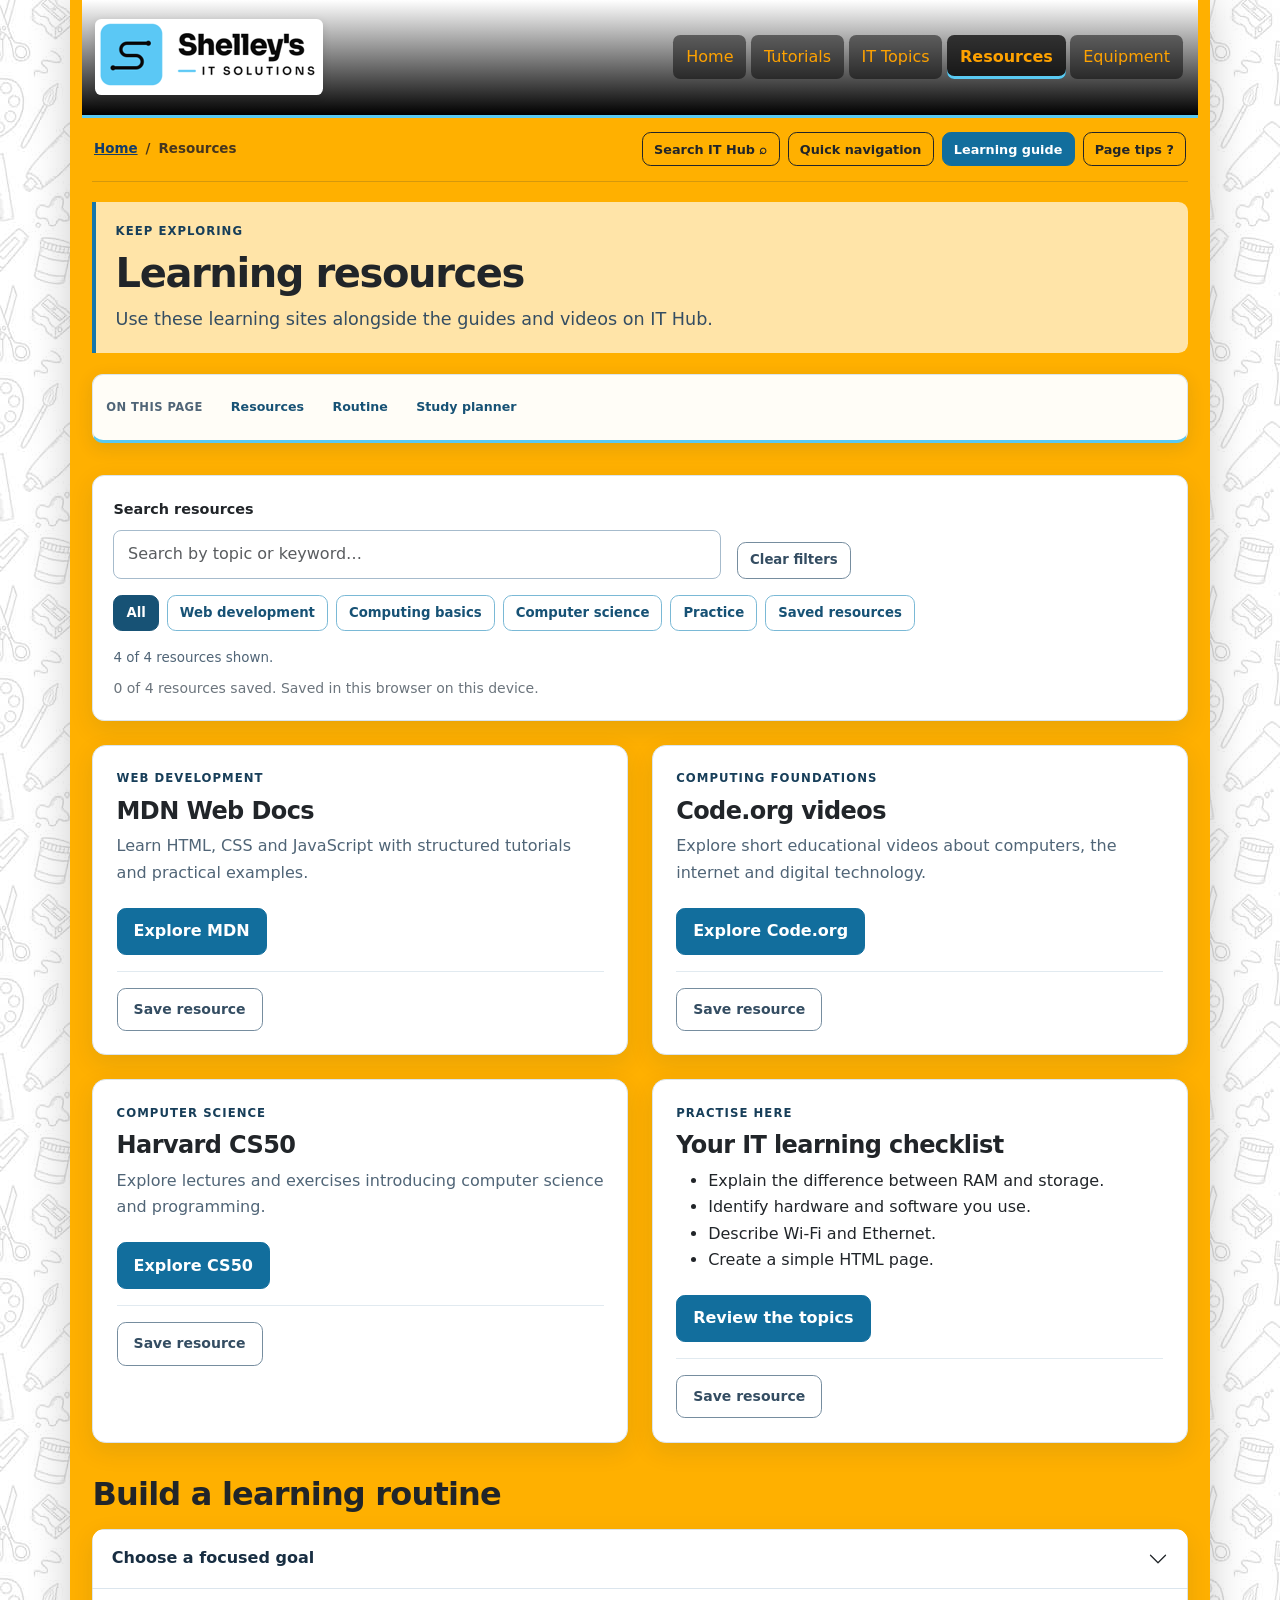
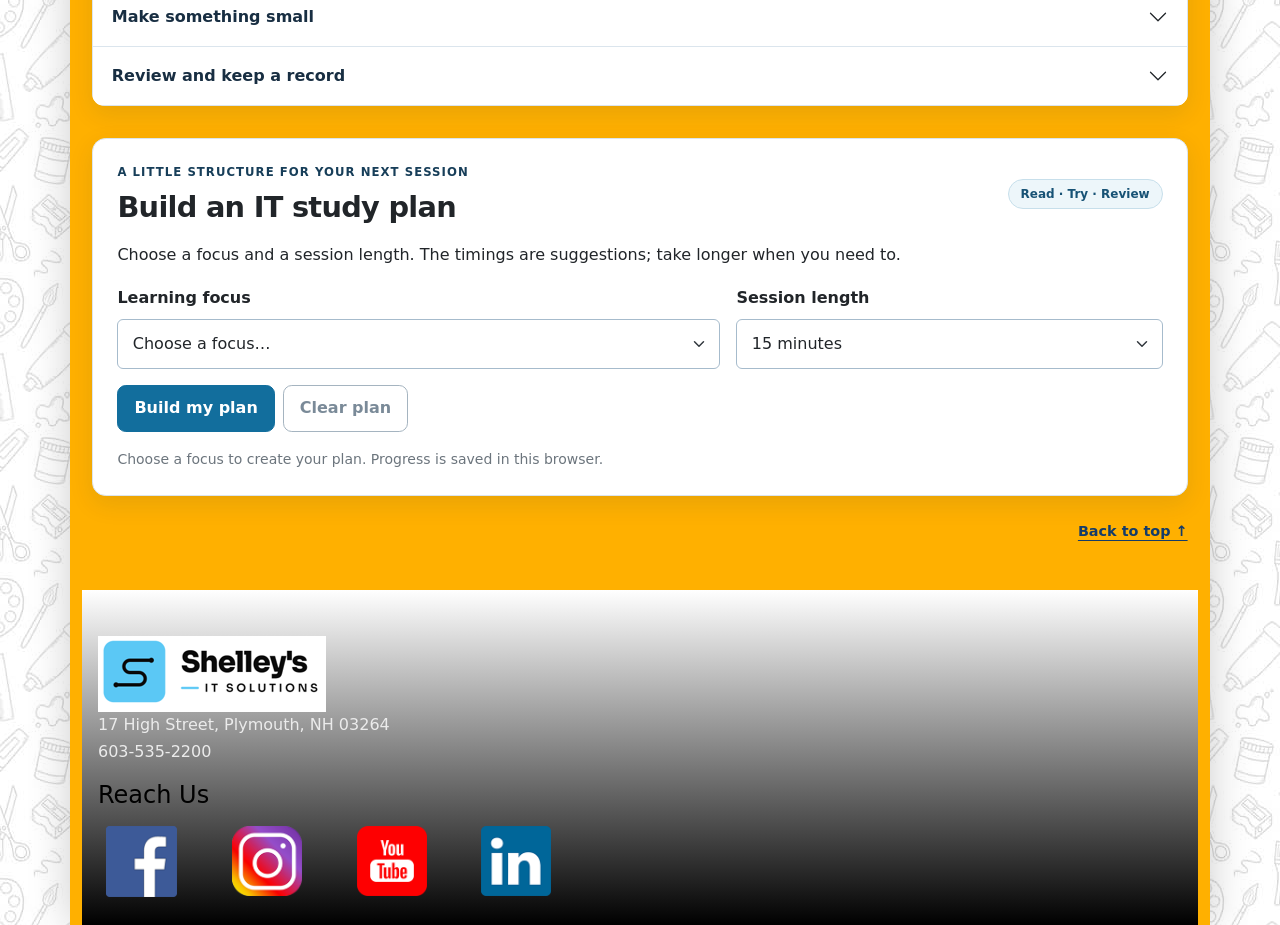
<file: resources.html>
<!DOCTYPE html>
<html lang="en-GB"><head><meta charset="utf-8"><meta name="viewport" content="width=device-width, initial-scale=1"><title>Resources | IT Hub</title><meta name="description" content="Links to IT and web development learning resources."><link rel="stylesheet" href="css/bootstrap-5.3.8.css"><link rel="stylesheet" href="style.css"><script src="js/popper-2.11.8.min.js" defer></script><script src="js/bootstrap-5.3.8.js" defer></script><script src="js/search-index.js" defer></script><script src="js/it-enhancements.js" defer></script><script src="js/bootstrap-learning.js" defer></script></head>
<body id="top"><a class="skip-link" href="#main">Skip to content</a><div class="container site-shell">
<header><nav class="navbar navbar-expand-lg navbar-light bg-light" aria-label="Main navigation"><a class="navbar-brand" href="index.html"><img src="images/logo.png" width="228" height="76" alt="Shelley's IT Solutions"></a><button class="navbar-toggler" type="button" data-bs-toggle="collapse" data-bs-target="#siteNav" aria-controls="siteNav" aria-expanded="false" aria-label="Toggle navigation"><span class="navbar-toggler-icon"></span></button><div class="collapse navbar-collapse" id="siteNav"><ul class="navbar-nav ms-auto"><li class="nav-item"><a class="nav-link" href="index.html">Home</a></li><li class="nav-item"><a class="nav-link" href="tutorials.html">Tutorials</a></li><li class="nav-item"><a class="nav-link" href="topics.html">IT Topics</a></li><li class="nav-item"><a class="nav-link active" href="resources.html" aria-current="page">Resources</a></li><li class="nav-item"><a class="nav-link" href="equipment.html">Equipment</a></li></ul></div></nav></header>
<main id="main"><div class="page-toolbar"><nav aria-label="Breadcrumb"><ol class="breadcrumb mb-0"><li class="breadcrumb-item"><a href="index.html">Home</a></li><li class="breadcrumb-item active" aria-current="page">Resources</li></ol></nav><div class="d-flex flex-wrap gap-2"><button class="btn btn-sm btn-outline-dark" type="button" data-bs-toggle="modal" data-bs-target="#siteSearch" data-site-search-button hidden>Search IT Hub <span aria-hidden="true">⌕</span></button><button class="btn btn-sm btn-outline-dark" type="button" data-bs-toggle="offcanvas" data-bs-target="#quickNav" aria-controls="quickNav">Quick navigation</button><button class="btn btn-sm btn-primary" type="button" data-bs-toggle="modal" data-bs-target="#learningGuide">Learning guide</button><button class="btn btn-sm btn-outline-dark" type="button" data-page-tip data-bs-title="Make the most of this page" data-bs-content="Save useful resources, use the Saved filter to find them again, and build a short study plan for your next session." aria-expanded="false" hidden>Page tips <span aria-hidden="true">?</span></button></div></div><div class="page-intro"><p class="eyebrow">Keep exploring</p><h1>Learning resources</h1><p class="lead">Use these learning sites alongside the guides and videos on IT Hub.</p></div><nav class="section-dock" aria-label="On this page"><span class="section-dock-label">On this page</span><div class="nav nav-pills" id="sectionNav"><a class="nav-link" href="#resource-library">Resources</a><a class="nav-link" href="#resource-routine">Routine</a><a class="nav-link" href="#study-planner">Study planner</a></div></nav><section data-filter-area="" data-filter-noun="resources" class="section-block" aria-label="Browse learning resources" id="resource-library"><div class="filter-toolbar" data-filter-controls hidden><div class="row g-3 align-items-end"><div class="col-lg-7"><label class="form-label" for="resources-search">Search resources</label><input id="resources-search" class="form-control" type="search" data-item-search placeholder="Search by topic or keyword…" aria-controls="resources-results"></div><div class="col-lg-5"><button class="btn btn-outline-secondary" type="button" data-filter-reset>Clear filters</button></div></div><div class="d-flex flex-wrap gap-2 mt-3" role="group" aria-label="Filter resources by category"><button class="btn btn-sm btn-outline-primary active" type="button" data-filter-category="all" aria-pressed="true">All</button><button class="btn btn-sm btn-outline-primary" type="button" data-filter-category="web" aria-pressed="false">Web development</button><button class="btn btn-sm btn-outline-primary" type="button" data-filter-category="basics" aria-pressed="false">Computing basics</button><button class="btn btn-sm btn-outline-primary" type="button" data-filter-category="science" aria-pressed="false">Computer science</button><button class="btn btn-sm btn-outline-primary" type="button" data-filter-category="practice" aria-pressed="false">Practice</button><button class="btn btn-sm btn-outline-primary" type="button" data-filter-category="saved" aria-pressed="false">Saved resources</button></div><p class="filter-status mb-0 mt-3" role="status" aria-live="polite" data-filter-status>All resources shown.</p><p class="small text-secondary mb-0 mt-2" id="saved-resources" data-bookmark-note>Save useful resources here to find them again. Saved on this device.</p><p class="visually-hidden" role="status" aria-live="polite" id="bookmark-status"></p></div><div class="row g-4" id="resources-results"><div class="col-md-6" id="web" data-filter-item="" data-category="web"><article class="card h-100"><div class="card-body"><p class="eyebrow">Web development</p><h2 class="h4">MDN Web Docs</h2><p>Learn HTML, CSS and JavaScript with structured tutorials and practical examples.</p><a class="btn btn-primary" href="https://developer.mozilla.org/en-US/docs/Learn_web_development" target="_blank" rel="noopener noreferrer">Explore MDN <span class="visually-hidden">(opens a new tab)</span></a><div class="resource-save-row mt-3"><button class="btn btn-sm btn-outline-secondary" type="button" data-bookmark="web" aria-pressed="false" aria-label="Save MDN Web Docs" hidden>Save resource</button></div></div></article></div><div class="col-md-6" data-filter-item="" data-category="basics" id="resource-basics"><article class="card h-100"><div class="card-body"><p class="eyebrow">Computing foundations</p><h2 class="h4">Code.org videos</h2><p>Explore short educational videos about computers, the internet and digital technology.</p><a class="btn btn-primary" href="https://code.org/en-US/resources/videos" target="_blank" rel="noopener noreferrer">Explore Code.org <span class="visually-hidden">(opens a new tab)</span></a><div class="resource-save-row mt-3"><button class="btn btn-sm btn-outline-secondary" type="button" data-bookmark="basics" aria-pressed="false" aria-label="Save Code.org videos" hidden>Save resource</button></div></div></article></div><div class="col-md-6" data-filter-item="" data-category="science" id="resource-science"><article class="card h-100"><div class="card-body"><p class="eyebrow">Computer science</p><h2 class="h4">Harvard CS50</h2><p>Explore lectures and exercises introducing computer science and programming.</p><a class="btn btn-primary" href="https://cs50.harvard.edu/x/" target="_blank" rel="noopener noreferrer">Explore CS50 <span class="visually-hidden">(opens a new tab)</span></a><div class="resource-save-row mt-3"><button class="btn btn-sm btn-outline-secondary" type="button" data-bookmark="science" aria-pressed="false" aria-label="Save Harvard CS50" hidden>Save resource</button></div></div></article></div><div class="col-md-6" data-filter-item="" data-category="practice" id="resource-practice"><article class="card h-100"><div class="card-body"><p class="eyebrow">Practise here</p><h2 class="h4">Your IT learning checklist</h2><ul><li>Explain the difference between RAM and storage.</li><li>Identify hardware and software you use.</li><li>Describe Wi-Fi and Ethernet.</li><li>Create a simple HTML page.</li></ul><a class="btn btn-primary" href="topics.html">Review the topics</a><div class="resource-save-row mt-3"><button class="btn btn-sm btn-outline-secondary" type="button" data-bookmark="practice" aria-pressed="false" aria-label="Save Your IT learning checklist" hidden>Save resource</button></div></div></article></div></div></section><section class="section-block" aria-labelledby="resource-plan-title" id="resource-routine"><h2 id="resource-plan-title">Build a learning routine</h2><div class="accordion" id="resource-plan"><div class="accordion-item"><h3 class="accordion-header"><button class="accordion-button collapsed" type="button" data-bs-toggle="collapse" data-bs-target="#resource-plan-0" aria-expanded="false" aria-controls="resource-plan-0">Choose a focused goal</button></h3><div id="resource-plan-0" class="accordion-collapse collapse" data-bs-parent="#resource-plan"><div class="accordion-body">Pick one goal for your session, such as explaining the difference between RAM and storage. Open the relevant resource and stay with that topic.</div></div></div><div class="accordion-item"><h3 class="accordion-header"><button class="accordion-button collapsed" type="button" data-bs-toggle="collapse" data-bs-target="#resource-plan-1" aria-expanded="false" aria-controls="resource-plan-1">Make something small</button></h3><div id="resource-plan-1" class="accordion-collapse collapse" data-bs-parent="#resource-plan"><div class="accordion-body">Apply one idea after reading or watching. Create a short HTML page, label a computer diagram, or write a plain-English explanation of a network.</div></div></div><div class="accordion-item"><h3 class="accordion-header"><button class="accordion-button collapsed" type="button" data-bs-toggle="collapse" data-bs-target="#resource-plan-2" aria-expanded="false" aria-controls="resource-plan-2">Review and keep a record</button></h3><div id="resource-plan-2" class="accordion-collapse collapse" data-bs-parent="#resource-plan"><div class="accordion-body">Write down what you learned and one question to revisit. Use the <a href="index.html#learning-checklist">learning checklist</a> to record the skills you feel confident about.</div></div></div></div></section><section class="section-block guide" id="study-planner" aria-labelledby="planner-title"><div class="section-heading"><div><p class="eyebrow">A little structure for your next session</p><h2 id="planner-title">Build an IT study plan</h2></div><span class="badge rounded-pill text-bg-light">Read · Try · Review</span></div><p>Choose a focus and a session length. The timings are suggestions; take longer when you need to.</p><div data-study-planner hidden><form id="study-plan-form" class="needs-validation" novalidate><div class="row g-3"><div class="col-md-7"><label class="form-label fw-semibold" for="study-goal">Learning focus</label><select class="form-select" id="study-goal" required aria-describedby="study-goal-error"><option value="">Choose a focus…</option><option value="hardware">Computer hardware</option><option value="web">HTML and CSS</option><option value="networks">Networks and connections</option><option value="science">Computer science basics</option></select><div class="invalid-feedback" id="study-goal-error">Choose a learning focus to build your plan.</div></div><div class="col-md-5"><label class="form-label fw-semibold" for="study-duration">Session length</label><select class="form-select" id="study-duration"><option value="15">15 minutes</option><option value="30">30 minutes</option></select></div></div><div class="d-flex flex-wrap gap-2 mt-3"><button class="btn btn-primary" type="submit">Build my plan</button><button class="btn btn-outline-secondary" type="button" id="reset-study-plan" disabled>Clear plan</button></div></form><div class="study-plan-output mt-4" id="study-plan-output" hidden><div class="d-flex flex-wrap gap-2 justify-content-between align-items-center mb-3"><h3 class="h5 mb-0" id="study-plan-heading">Your study plan</h3><output class="topic-badge" id="study-plan-total" aria-live="polite">0 of 3 steps complete</output></div><div class="progress mb-3" id="study-plan-progress" role="progressbar" aria-label="Study plan completion" aria-valuenow="0" aria-valuemin="0" aria-valuemax="3"><div class="progress-bar" style="width:0%"></div></div><ol class="list-group" id="study-plan-steps"></ol></div><p class="small text-secondary mt-3 mb-0" id="study-plan-status" role="status" aria-live="polite">Choose a focus to create your plan. Progress is saved in this browser.</p></div><noscript><p>Read one topic, try a related activity, then review it with the <a href="index.html#learning-checklist">learning checklist</a>.</p></noscript></section><div class="back-top-row"><a class="back-top-link" href="#top">Back to top ↑</a></div></main><footer>
      <div class="row">
        <div class="col-xxl-6"><br><img src="images/logo.png" alt="Shelley's IT Solutions" width="228" height="76" class="img-fluid"><p>17 High Street, Plymouth, NH 03264<br>603-535-2200</p></div>
        <div class="col-xxl-6"><h4>Reach Us</h4><table width="500" border="0" cellspacing="10" cellpadding="0">
  <tbody>
    <tr>
      <td><a href="https://facebook.com" target="_blank" rel="noopener noreferrer"><img src="images/fb.png" alt="Facebook" width="71" height="71" class="img-fluid"></a></td>
      <td><a href="https://instagram.com" target="_blank" rel="noopener noreferrer"><img src="images/insta.png" alt="Instagram" width="70" height="71" class="img-fluid"></a></td>
      <td><a href="https://youtube.com" target="_blank" rel="noopener noreferrer"><img src="images/yt.png" alt="YouTube" width="70" height="71" class="img-fluid"></a></td>
      <td><a href="https://linkedin.com" target="_blank" rel="noopener noreferrer"><img src="images/in.png" alt="LinkedIn" width="70" height="71" class="img-fluid"></a></td>
    </tr>
  </tbody>
</table>
</div>
      </div>
    </footer></div><div class="offcanvas offcanvas-end it-offcanvas" tabindex="-1" id="quickNav" aria-labelledby="quickNavLabel"><div class="offcanvas-header"><h2 class="offcanvas-title h5" id="quickNavLabel">Explore IT Hub</h2><button type="button" class="btn-close" data-bs-dismiss="offcanvas" aria-label="Close quick navigation"></button></div><div class="offcanvas-body"><p class="small text-secondary">Choose a page or jump straight into a topic.</p><div class="list-group"><a class="list-group-item list-group-item-action" href="index.html"><strong>Home</strong><small class="d-block text-secondary">Start here</small></a><a class="list-group-item list-group-item-action" href="tutorials.html"><strong>Tutorials</strong><small class="d-block text-secondary">Watch and review</small></a><a class="list-group-item list-group-item-action" href="topics.html"><strong>IT Topics</strong><small class="d-block text-secondary">Understand the essentials</small></a><a class="list-group-item list-group-item-action" href="resources.html"><strong>Resources</strong><small class="d-block text-secondary">Find your next lesson</small></a><a class="list-group-item list-group-item-action" href="equipment.html"><strong>Equipment</strong><small class="d-block text-secondary">Explore computer components</small></a></div><h3 class="h6 mt-4">Useful shortcuts</h3><div class="d-grid gap-2"><a href="index.html#glossary">Search the IT glossary</a><a href="topics.html#knowledge-check">Test your knowledge</a><a href="equipment.html#components">PC component guide</a><a href="index.html#learning-checklist">Your learning checklist</a></div></div></div>
<div class="modal fade it-guide-modal" id="learningGuide" tabindex="-1" aria-labelledby="learningGuideLabel" aria-hidden="true"><div class="modal-dialog modal-dialog-centered"><div class="modal-content"><div class="modal-header"><h2 class="modal-title h5" id="learningGuideLabel">Choose your next step</h2><button type="button" class="btn-close" data-bs-dismiss="modal" aria-label="Close learning guide"></button></div><div class="modal-body"><p>Start with one topic, then practise what you have learned.</p><div class="list-group"><a class="list-group-item list-group-item-action" href="tutorials.html">Watch an introductory video <span aria-hidden="true">→</span></a><a class="list-group-item list-group-item-action" href="topics.html">Read a topic guide <span aria-hidden="true">→</span></a><a class="list-group-item list-group-item-action" href="resources.html">Find learning resources <span aria-hidden="true">→</span></a><a class="list-group-item list-group-item-action" href="equipment.html">Explore your equipment <span aria-hidden="true">→</span></a></div></div><div class="modal-footer"><button type="button" class="btn btn-outline-secondary" data-bs-dismiss="modal">Keep exploring this page</button></div></div></div></div><div class="modal fade it-guide-modal it-search-modal" id="siteSearch" tabindex="-1" aria-labelledby="siteSearchLabel" aria-hidden="true"><div class="modal-dialog modal-dialog-centered modal-dialog-scrollable modal-lg"><div class="modal-content"><div class="modal-header"><h2 class="modal-title h5" id="siteSearchLabel">Search IT Hub</h2><button class="btn-close" type="button" data-bs-dismiss="modal" aria-label="Close search"></button></div><div class="modal-body"><label class="form-label fw-semibold" for="site-search-input">What would you like to learn?</label><div class="input-group"><input class="form-control" id="site-search-input" type="search" placeholder="Try RAM, networking or HTML…" autocomplete="off" aria-controls="site-search-results" aria-describedby="site-search-status"><button class="btn btn-outline-secondary" type="button" id="site-search-clear">Clear</button></div><p class="small text-secondary mt-2">Search every page, the glossary and practical activities.</p><p class="search-status small" id="site-search-status" role="status" aria-live="polite"></p><div class="list-group search-results" id="site-search-results"></div><p class="alert alert-light border mb-0" id="site-search-empty" hidden>No results yet. Try a shorter term, such as “RAM” or “web”.</p></div><div class="modal-footer justify-content-between"><span class="small text-secondary">Press <kbd>/</kbd> to open search. Press <kbd>Esc</kbd> to close.</span><button class="btn btn-outline-secondary" type="button" data-bs-dismiss="modal">Close</button></div></div></div></div><div class="toast-container position-fixed bottom-0 end-0 p-3 it-toast-container"><div class="toast it-feedback-toast" id="itFeedbackToast" role="status" aria-live="polite" aria-atomic="true"><div class="toast-header"><span class="toast-mark me-2" aria-hidden="true">✓</span><strong class="me-auto">IT Hub</strong><button class="btn-close" type="button" data-bs-dismiss="toast" aria-label="Dismiss update"></button></div><div class="toast-body" id="it-toast-message"></div></div></div></body></html>
</file>
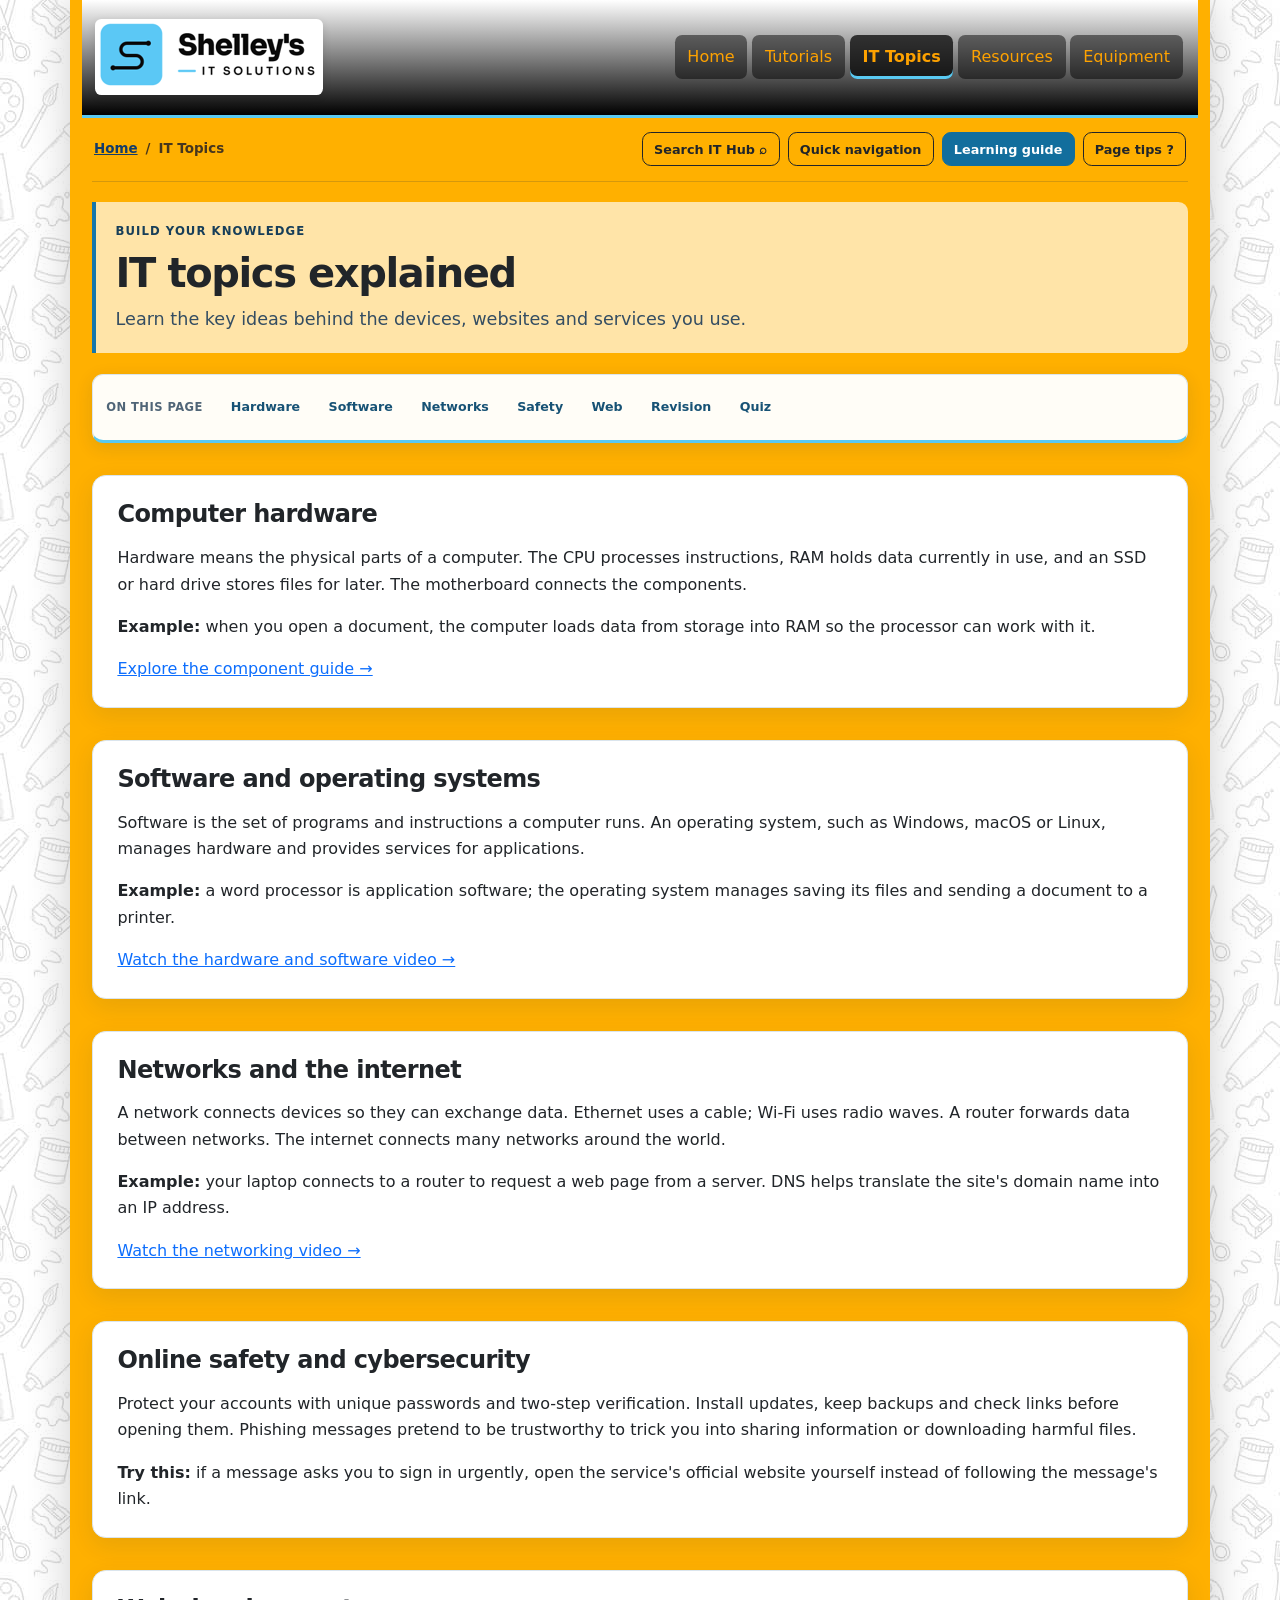
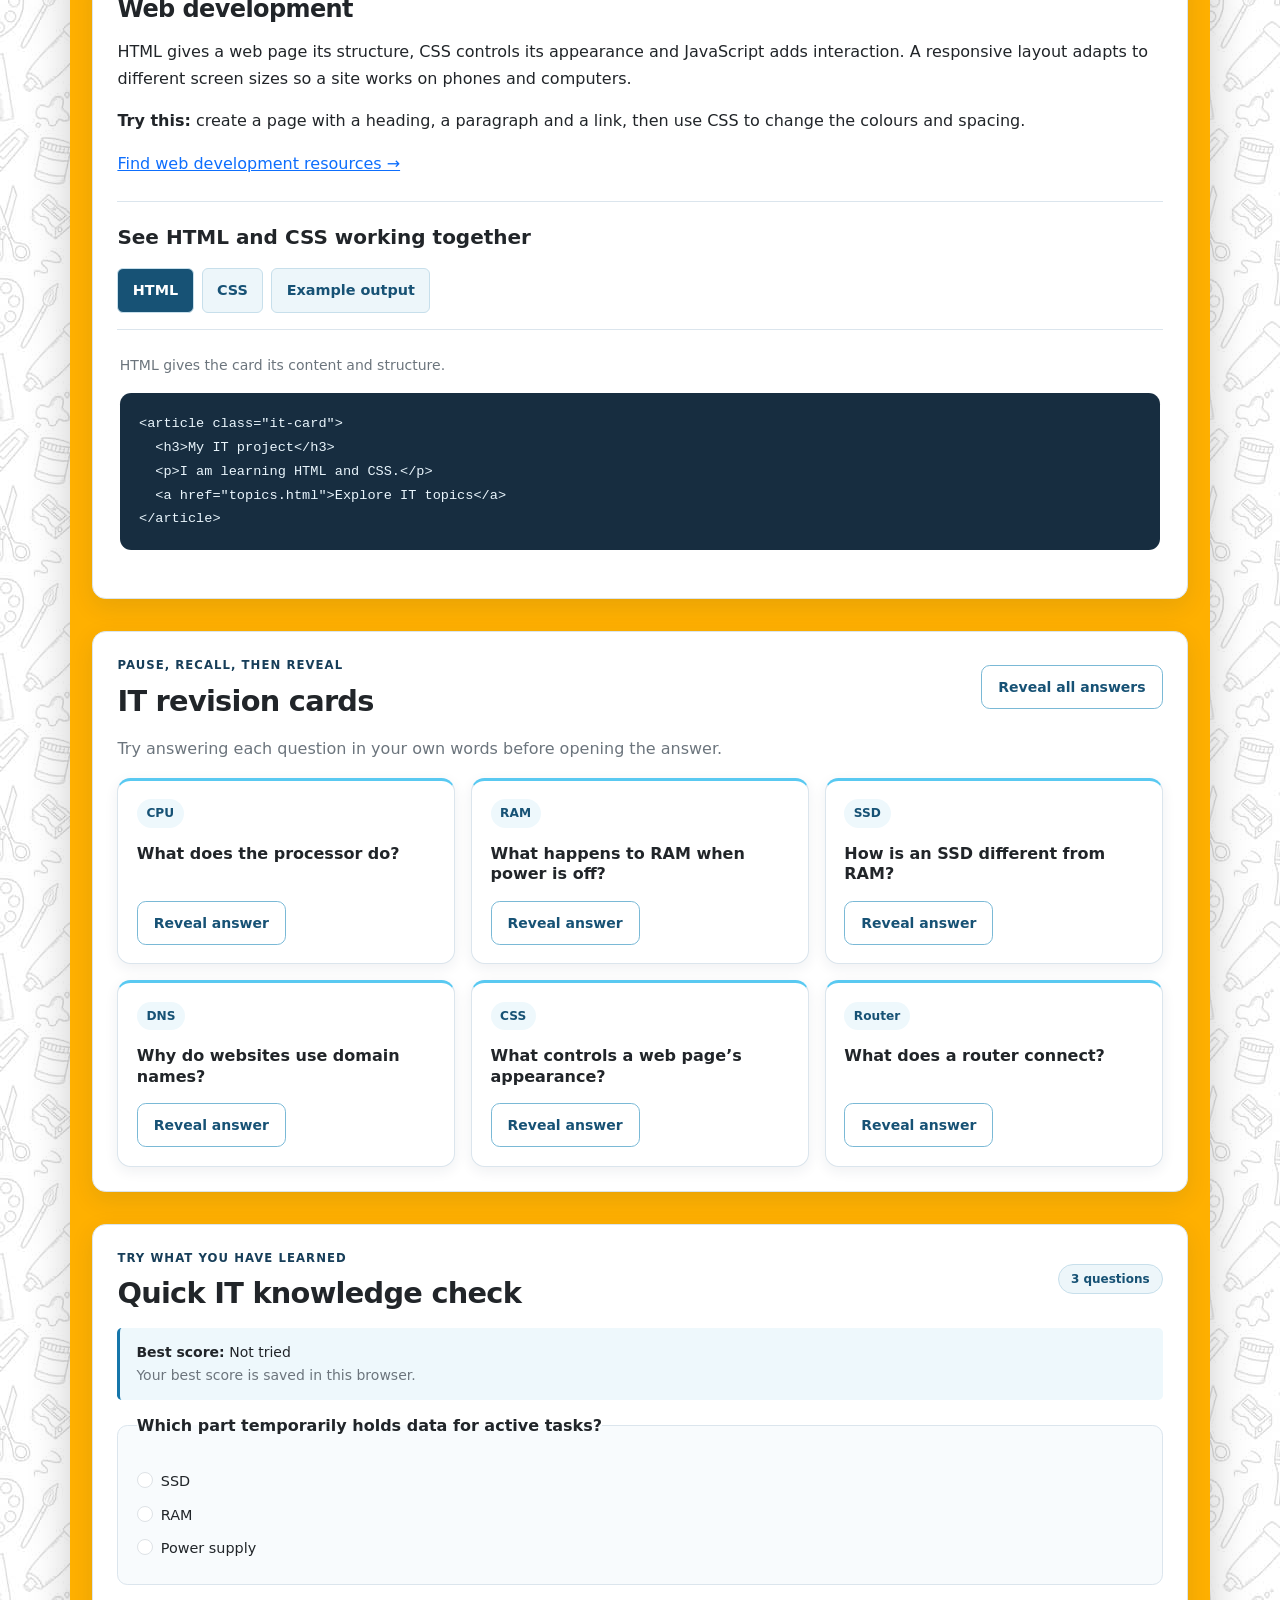
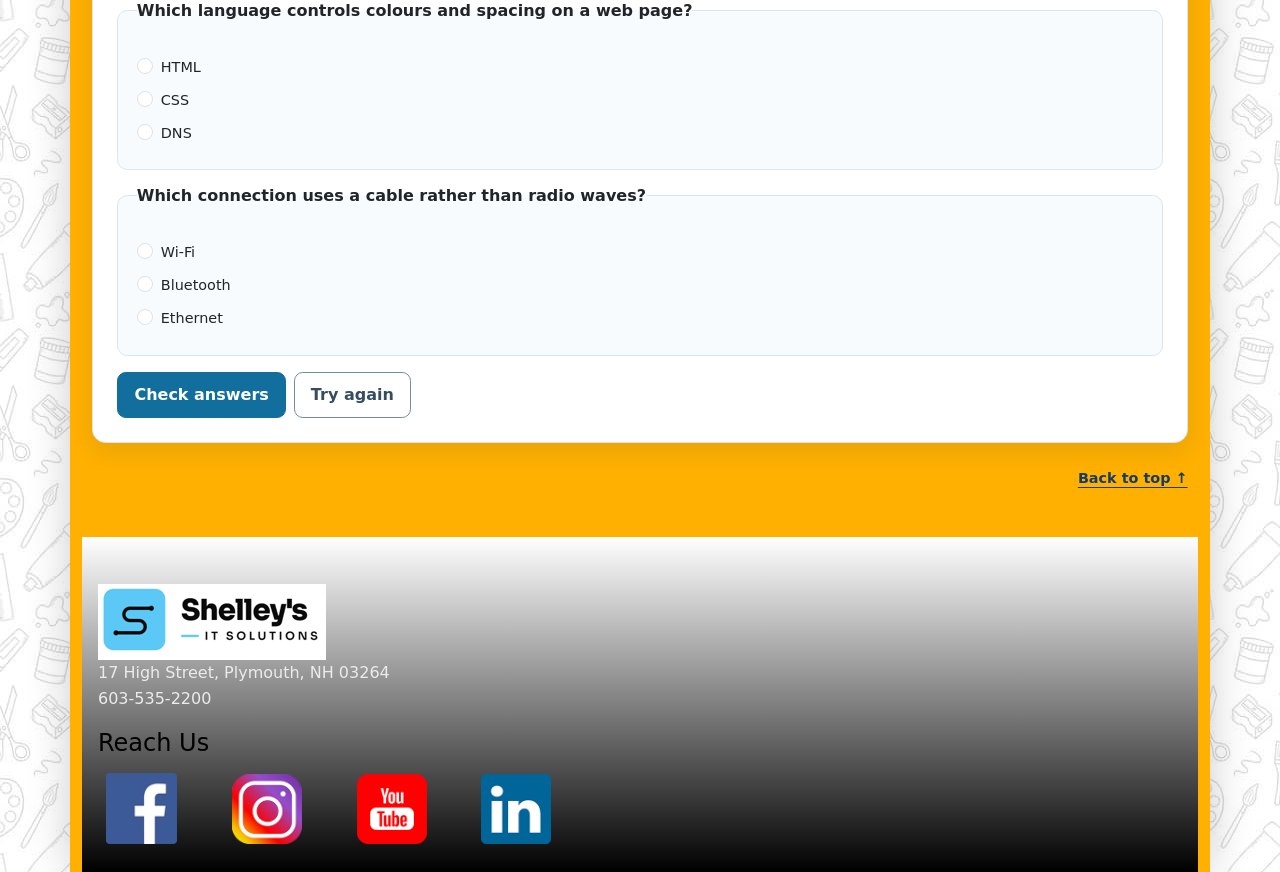
<file: topics.html>
<!DOCTYPE html>
<html lang="en-GB"><head><meta charset="utf-8"><meta name="viewport" content="width=device-width, initial-scale=1"><title>IT Topics | IT Hub</title><meta name="description" content="Simple explanations of hardware, software, networking, security and web development."><link rel="stylesheet" href="css/bootstrap-5.3.8.css"><link rel="stylesheet" href="style.css"><script src="js/popper-2.11.8.min.js" defer></script><script src="js/bootstrap-5.3.8.js" defer></script><script src="js/search-index.js" defer></script><script src="js/it-enhancements.js" defer></script><script src="js/bootstrap-learning.js" defer></script></head>
<body id="top"><a class="skip-link" href="#main">Skip to content</a><div class="container site-shell">
<header><nav class="navbar navbar-expand-lg navbar-light bg-light" aria-label="Main navigation"><a class="navbar-brand" href="index.html"><img src="images/logo.png" width="228" height="76" alt="Shelley's IT Solutions"></a><button class="navbar-toggler" type="button" data-bs-toggle="collapse" data-bs-target="#siteNav" aria-controls="siteNav" aria-expanded="false" aria-label="Toggle navigation"><span class="navbar-toggler-icon"></span></button><div class="collapse navbar-collapse" id="siteNav"><ul class="navbar-nav ms-auto"><li class="nav-item"><a class="nav-link" href="index.html">Home</a></li><li class="nav-item"><a class="nav-link" href="tutorials.html">Tutorials</a></li><li class="nav-item"><a class="nav-link active" href="topics.html" aria-current="page">IT Topics</a></li><li class="nav-item"><a class="nav-link" href="resources.html">Resources</a></li><li class="nav-item"><a class="nav-link" href="equipment.html">Equipment</a></li></ul></div></nav></header>
<main id="main"><div class="page-toolbar"><nav aria-label="Breadcrumb"><ol class="breadcrumb mb-0"><li class="breadcrumb-item"><a href="index.html">Home</a></li><li class="breadcrumb-item active" aria-current="page">IT Topics</li></ol></nav><div class="d-flex flex-wrap gap-2"><button class="btn btn-sm btn-outline-dark" type="button" data-bs-toggle="modal" data-bs-target="#siteSearch" data-site-search-button hidden>Search IT Hub <span aria-hidden="true">⌕</span></button><button class="btn btn-sm btn-outline-dark" type="button" data-bs-toggle="offcanvas" data-bs-target="#quickNav" aria-controls="quickNav">Quick navigation</button><button class="btn btn-sm btn-primary" type="button" data-bs-toggle="modal" data-bs-target="#learningGuide">Learning guide</button><button class="btn btn-sm btn-outline-dark" type="button" data-page-tip data-bs-title="Make the most of this page" data-bs-content="Use the section links to move between guides. Try the revision cards before the knowledge check, and explore the HTML and CSS example." aria-expanded="false" hidden>Page tips <span aria-hidden="true">?</span></button></div></div><div class="page-intro"><p class="eyebrow">Build your knowledge</p><h1>IT topics explained</h1><p class="lead">Learn the key ideas behind the devices, websites and services you use.</p></div><nav class="section-dock" aria-label="On this page"><span class="section-dock-label">On this page</span><div class="nav nav-pills" id="sectionNav"><a class="nav-link" href="#hardware">Hardware</a><a class="nav-link" href="#software">Software</a><a class="nav-link" href="#networks">Networks</a><a class="nav-link" href="#security">Safety</a><a class="nav-link" href="#coding">Web</a><a class="nav-link" href="#revision-cards">Revision</a><a class="nav-link" href="#knowledge-check">Quiz</a></div></nav><section class="guide section-block" id="hardware"><h2>Computer hardware</h2><p>Hardware means the physical parts of a computer. The CPU processes instructions, RAM holds data currently in use, and an SSD or hard drive stores files for later. The motherboard connects the components.</p><p><strong>Example:</strong> when you open a document, the computer loads data from storage into RAM so the processor can work with it.</p><a href="equipment.html#components">Explore the component guide →</a></section>
<section class="guide section-block" id="software"><h2>Software and operating systems</h2><p>Software is the set of programs and instructions a computer runs. An operating system, such as Windows, macOS or Linux, manages hardware and provides services for applications.</p><p><strong>Example:</strong> a word processor is application software; the operating system manages saving its files and sending a document to a printer.</p><a href="tutorials.html#software">Watch the hardware and software video →</a></section>
<section class="guide section-block" id="networks"><h2>Networks and the internet</h2><p>A network connects devices so they can exchange data. Ethernet uses a cable; Wi-Fi uses radio waves. A router forwards data between networks. The internet connects many networks around the world.</p><p><strong>Example:</strong> your laptop connects to a router to request a web page from a server. DNS helps translate the site's domain name into an IP address.</p><a href="tutorials.html#networks">Watch the networking video →</a></section>
<section class="guide section-block" id="security"><h2>Online safety and cybersecurity</h2><p>Protect your accounts with unique passwords and two-step verification. Install updates, keep backups and check links before opening them. Phishing messages pretend to be trustworthy to trick you into sharing information or downloading harmful files.</p><p><strong>Try this:</strong> if a message asks you to sign in urgently, open the service's official website yourself instead of following the message's link.</p></section>
<section class="guide section-block" id="coding"><h2>Web development</h2><p>HTML gives a web page its structure, CSS controls its appearance and JavaScript adds interaction. A responsive layout adapts to different screen sizes so a site works on phones and computers.</p><p><strong>Try this:</strong> create a page with a heading, a paragraph and a link, then use CSS to change the colours and spacing.</p><a href="resources.html#web">Find web development resources →</a><div class="code-lab mt-4"><h3 class="h5">See HTML and CSS working together</h3><div class="tab-module"><div class="nav nav-pills gap-2 mb-3" role="tablist" aria-label="Choose a learning view"><button class="nav-link active" id="web-example-0-tab" data-bs-toggle="pill" data-bs-target="#web-example-0-pane" type="button" role="tab" aria-controls="web-example-0-pane" aria-selected="true">HTML</button><button class="nav-link" id="web-example-1-tab" data-bs-toggle="pill" data-bs-target="#web-example-1-pane" type="button" role="tab" aria-controls="web-example-1-pane" aria-selected="false">CSS</button><button class="nav-link" id="web-example-2-tab" data-bs-toggle="pill" data-bs-target="#web-example-2-pane" type="button" role="tab" aria-controls="web-example-2-pane" aria-selected="false">Example output</button></div><div class="tab-content"><div class="tab-pane fade show active" id="web-example-0-pane" role="tabpanel" aria-labelledby="web-example-0-tab" tabindex="0"><p class="small text-secondary">HTML gives the card its content and structure.</p><pre class="code-sample"><code>&lt;article class="it-card"&gt;
  &lt;h3&gt;My IT project&lt;/h3&gt;
  &lt;p&gt;I am learning HTML and CSS.&lt;/p&gt;
  &lt;a href="topics.html"&gt;Explore IT topics&lt;/a&gt;
&lt;/article&gt;</code></pre></div><div class="tab-pane fade" id="web-example-1-pane" role="tabpanel" aria-labelledby="web-example-1-tab" tabindex="0"><p class="small text-secondary">CSS gives the card spacing, a border and its colours.</p><pre class="code-sample"><code>.it-card {
  padding: 1.25rem;
  border: 1px solid #c7dfeb;
  border-radius: 0.75rem;
  background: #f4f9fc;
}
.it-card h3 { color: #175275; }</code></pre></div><div class="tab-pane fade" id="web-example-2-pane" role="tabpanel" aria-labelledby="web-example-2-tab" tabindex="0"><p class="small text-secondary">This is how those two pieces work together.</p><article class="it-card-demo"><h3 class="h5">My IT project</h3><p>I am learning HTML and CSS.</p><a href="topics.html">Explore IT topics</a></article></div></div></div></div></section><section class="section-block guide" id="revision-cards" aria-labelledby="revision-title"><div class="section-heading"><div><p class="eyebrow">Pause, recall, then reveal</p><h2 id="revision-title">IT revision cards</h2></div><button class="btn btn-sm btn-outline-primary" type="button" id="reveal-revision" aria-expanded="false" aria-controls="flash-answer-0 flash-answer-1 flash-answer-2 flash-answer-3 flash-answer-4 flash-answer-5" hidden>Reveal all answers</button></div><p class="text-secondary">Try answering each question in your own words before opening the answer.</p><div class="row g-3"><div class="col-md-6 col-lg-4"><article class="card h-100 revision-card"><div class="card-body d-flex flex-column"><span class="revision-label">CPU</span><h3 class="h6 mt-3 mb-3">What does the processor do?</h3><button class="btn btn-sm btn-outline-primary align-self-start mt-auto" type="button" data-bs-toggle="collapse" data-bs-target="#flash-answer-0" aria-expanded="false" aria-controls="flash-answer-0">Reveal answer</button><div class="collapse revision-answer" id="flash-answer-0"><p class="small mb-0 mt-3">It carries out instructions and calculations, working with memory and other components.</p></div></div></article></div><div class="col-md-6 col-lg-4"><article class="card h-100 revision-card"><div class="card-body d-flex flex-column"><span class="revision-label">RAM</span><h3 class="h6 mt-3 mb-3">What happens to RAM when power is off?</h3><button class="btn btn-sm btn-outline-primary align-self-start mt-auto" type="button" data-bs-toggle="collapse" data-bs-target="#flash-answer-1" aria-expanded="false" aria-controls="flash-answer-1">Reveal answer</button><div class="collapse revision-answer" id="flash-answer-1"><p class="small mb-0 mt-3">Its working data is normally lost. RAM is temporary memory, so save files to storage.</p></div></div></article></div><div class="col-md-6 col-lg-4"><article class="card h-100 revision-card"><div class="card-body d-flex flex-column"><span class="revision-label">SSD</span><h3 class="h6 mt-3 mb-3">How is an SSD different from RAM?</h3><button class="btn btn-sm btn-outline-primary align-self-start mt-auto" type="button" data-bs-toggle="collapse" data-bs-target="#flash-answer-2" aria-expanded="false" aria-controls="flash-answer-2">Reveal answer</button><div class="collapse revision-answer" id="flash-answer-2"><p class="small mb-0 mt-3">An SSD stores files and applications persistently. RAM holds data for active tasks.</p></div></div></article></div><div class="col-md-6 col-lg-4"><article class="card h-100 revision-card"><div class="card-body d-flex flex-column"><span class="revision-label">DNS</span><h3 class="h6 mt-3 mb-3">Why do websites use domain names?</h3><button class="btn btn-sm btn-outline-primary align-self-start mt-auto" type="button" data-bs-toggle="collapse" data-bs-target="#flash-answer-3" aria-expanded="false" aria-controls="flash-answer-3">Reveal answer</button><div class="collapse revision-answer" id="flash-answer-3"><p class="small mb-0 mt-3">Domain names are easier to remember. DNS helps translate a name into an IP address.</p></div></div></article></div><div class="col-md-6 col-lg-4"><article class="card h-100 revision-card"><div class="card-body d-flex flex-column"><span class="revision-label">CSS</span><h3 class="h6 mt-3 mb-3">What controls a web page’s appearance?</h3><button class="btn btn-sm btn-outline-primary align-self-start mt-auto" type="button" data-bs-toggle="collapse" data-bs-target="#flash-answer-4" aria-expanded="false" aria-controls="flash-answer-4">Reveal answer</button><div class="collapse revision-answer" id="flash-answer-4"><p class="small mb-0 mt-3">CSS controls colours, fonts, spacing and layout. HTML provides the structure.</p></div></div></article></div><div class="col-md-6 col-lg-4"><article class="card h-100 revision-card"><div class="card-body d-flex flex-column"><span class="revision-label">Router</span><h3 class="h6 mt-3 mb-3">What does a router connect?</h3><button class="btn btn-sm btn-outline-primary align-self-start mt-auto" type="button" data-bs-toggle="collapse" data-bs-target="#flash-answer-5" aria-expanded="false" aria-controls="flash-answer-5">Reveal answer</button><div class="collapse revision-answer" id="flash-answer-5"><p class="small mb-0 mt-3">It forwards traffic between networks. A home router usually connects your local network to the internet.</p></div></div></article></div></div></section><section class="section-block guide" id="knowledge-check"><div class="section-heading"><div><p class="eyebrow">Try what you have learned</p><h2>Quick IT knowledge check</h2></div><span class="badge rounded-pill text-bg-light">3 questions</span></div><p class="quiz-best small" data-quiz-best hidden><strong>Best score:</strong> <output data-progress-quiz>Not tried</output><span class="d-block text-secondary" data-progress-storage-note>Your best score is saved in this browser.</span></p><form id="it-quiz"><fieldset class="quiz-question" data-answer="ram" data-explanation="RAM is the computer’s temporary working memory."><legend class="h6">Which part temporarily holds data for active tasks?</legend><div class="form-check"><input class="form-check-input" type="radio" name="q1" id="q1-ssd" value="ssd" required><label class="form-check-label" for="q1-ssd">SSD</label></div><div class="form-check"><input class="form-check-input" type="radio" name="q1" id="q1-ram" value="ram" required><label class="form-check-label" for="q1-ram">RAM</label></div><div class="form-check"><input class="form-check-input" type="radio" name="q1" id="q1-psu" value="psu" required><label class="form-check-label" for="q1-psu">Power supply</label></div><p class="quiz-feedback small mb-0 mt-2" hidden></p></fieldset><fieldset class="quiz-question" data-answer="css" data-explanation="CSS controls a web page’s appearance and layout."><legend class="h6">Which language controls colours and spacing on a web page?</legend><div class="form-check"><input class="form-check-input" type="radio" name="q2" id="q2-html" value="html" required><label class="form-check-label" for="q2-html">HTML</label></div><div class="form-check"><input class="form-check-input" type="radio" name="q2" id="q2-css" value="css" required><label class="form-check-label" for="q2-css">CSS</label></div><div class="form-check"><input class="form-check-input" type="radio" name="q2" id="q2-dns" value="dns" required><label class="form-check-label" for="q2-dns">DNS</label></div><p class="quiz-feedback small mb-0 mt-2" hidden></p></fieldset><fieldset class="quiz-question" data-answer="ethernet" data-explanation="Ethernet uses a cable; Wi-Fi and Bluetooth use radio waves."><legend class="h6">Which connection uses a cable rather than radio waves?</legend><div class="form-check"><input class="form-check-input" type="radio" name="q3" id="q3-wifi" value="wifi" required><label class="form-check-label" for="q3-wifi">Wi-Fi</label></div><div class="form-check"><input class="form-check-input" type="radio" name="q3" id="q3-bluetooth" value="bluetooth" required><label class="form-check-label" for="q3-bluetooth">Bluetooth</label></div><div class="form-check"><input class="form-check-input" type="radio" name="q3" id="q3-ethernet" value="ethernet" required><label class="form-check-label" for="q3-ethernet">Ethernet</label></div><p class="quiz-feedback small mb-0 mt-2" hidden></p></fieldset><div class="d-flex flex-wrap gap-2"><button class="btn btn-primary" type="submit">Check answers</button><button class="btn btn-outline-secondary" type="reset">Try again</button></div><div class="alert mt-3 mb-0" id="quiz-result" role="status" aria-live="polite" hidden></div></form></section><div class="back-top-row"><a class="back-top-link" href="#top">Back to top ↑</a></div></main><footer>
      <div class="row">
        <div class="col-xxl-6"><br><img src="images/logo.png" alt="Shelley's IT Solutions" width="228" height="76" class="img-fluid"><p>17 High Street, Plymouth, NH 03264<br>603-535-2200</p></div>
        <div class="col-xxl-6"><h4>Reach Us</h4><table width="500" border="0" cellspacing="10" cellpadding="0">
  <tbody>
    <tr>
      <td><a href="https://facebook.com" target="_blank" rel="noopener noreferrer"><img src="images/fb.png" alt="Facebook" width="71" height="71" class="img-fluid"></a></td>
      <td><a href="https://instagram.com" target="_blank" rel="noopener noreferrer"><img src="images/insta.png" alt="Instagram" width="70" height="71" class="img-fluid"></a></td>
      <td><a href="https://youtube.com" target="_blank" rel="noopener noreferrer"><img src="images/yt.png" alt="YouTube" width="70" height="71" class="img-fluid"></a></td>
      <td><a href="https://linkedin.com" target="_blank" rel="noopener noreferrer"><img src="images/in.png" alt="LinkedIn" width="70" height="71" class="img-fluid"></a></td>
    </tr>
  </tbody>
</table>
</div>
      </div>
    </footer></div><div class="offcanvas offcanvas-end it-offcanvas" tabindex="-1" id="quickNav" aria-labelledby="quickNavLabel"><div class="offcanvas-header"><h2 class="offcanvas-title h5" id="quickNavLabel">Explore IT Hub</h2><button type="button" class="btn-close" data-bs-dismiss="offcanvas" aria-label="Close quick navigation"></button></div><div class="offcanvas-body"><p class="small text-secondary">Choose a page or jump straight into a topic.</p><div class="list-group"><a class="list-group-item list-group-item-action" href="index.html"><strong>Home</strong><small class="d-block text-secondary">Start here</small></a><a class="list-group-item list-group-item-action" href="tutorials.html"><strong>Tutorials</strong><small class="d-block text-secondary">Watch and review</small></a><a class="list-group-item list-group-item-action" href="topics.html"><strong>IT Topics</strong><small class="d-block text-secondary">Understand the essentials</small></a><a class="list-group-item list-group-item-action" href="resources.html"><strong>Resources</strong><small class="d-block text-secondary">Find your next lesson</small></a><a class="list-group-item list-group-item-action" href="equipment.html"><strong>Equipment</strong><small class="d-block text-secondary">Explore computer components</small></a></div><h3 class="h6 mt-4">Useful shortcuts</h3><div class="d-grid gap-2"><a href="index.html#glossary">Search the IT glossary</a><a href="topics.html#knowledge-check">Test your knowledge</a><a href="equipment.html#components">PC component guide</a><a href="index.html#learning-checklist">Your learning checklist</a></div></div></div>
<div class="modal fade it-guide-modal" id="learningGuide" tabindex="-1" aria-labelledby="learningGuideLabel" aria-hidden="true"><div class="modal-dialog modal-dialog-centered"><div class="modal-content"><div class="modal-header"><h2 class="modal-title h5" id="learningGuideLabel">Choose your next step</h2><button type="button" class="btn-close" data-bs-dismiss="modal" aria-label="Close learning guide"></button></div><div class="modal-body"><p>Start with one topic, then practise what you have learned.</p><div class="list-group"><a class="list-group-item list-group-item-action" href="tutorials.html">Watch an introductory video <span aria-hidden="true">→</span></a><a class="list-group-item list-group-item-action" href="topics.html">Read a topic guide <span aria-hidden="true">→</span></a><a class="list-group-item list-group-item-action" href="resources.html">Find learning resources <span aria-hidden="true">→</span></a><a class="list-group-item list-group-item-action" href="equipment.html">Explore your equipment <span aria-hidden="true">→</span></a></div></div><div class="modal-footer"><button type="button" class="btn btn-outline-secondary" data-bs-dismiss="modal">Keep exploring this page</button></div></div></div></div><div class="modal fade it-guide-modal it-search-modal" id="siteSearch" tabindex="-1" aria-labelledby="siteSearchLabel" aria-hidden="true"><div class="modal-dialog modal-dialog-centered modal-dialog-scrollable modal-lg"><div class="modal-content"><div class="modal-header"><h2 class="modal-title h5" id="siteSearchLabel">Search IT Hub</h2><button class="btn-close" type="button" data-bs-dismiss="modal" aria-label="Close search"></button></div><div class="modal-body"><label class="form-label fw-semibold" for="site-search-input">What would you like to learn?</label><div class="input-group"><input class="form-control" id="site-search-input" type="search" placeholder="Try RAM, networking or HTML…" autocomplete="off" aria-controls="site-search-results" aria-describedby="site-search-status"><button class="btn btn-outline-secondary" type="button" id="site-search-clear">Clear</button></div><p class="small text-secondary mt-2">Search every page, the glossary and practical activities.</p><p class="search-status small" id="site-search-status" role="status" aria-live="polite"></p><div class="list-group search-results" id="site-search-results"></div><p class="alert alert-light border mb-0" id="site-search-empty" hidden>No results yet. Try a shorter term, such as “RAM” or “web”.</p></div><div class="modal-footer justify-content-between"><span class="small text-secondary">Press <kbd>/</kbd> to open search. Press <kbd>Esc</kbd> to close.</span><button class="btn btn-outline-secondary" type="button" data-bs-dismiss="modal">Close</button></div></div></div></div><div class="toast-container position-fixed bottom-0 end-0 p-3 it-toast-container"><div class="toast it-feedback-toast" id="itFeedbackToast" role="status" aria-live="polite" aria-atomic="true"><div class="toast-header"><span class="toast-mark me-2" aria-hidden="true">✓</span><strong class="me-auto">IT Hub</strong><button class="btn-close" type="button" data-bs-dismiss="toast" aria-label="Dismiss update"></button></div><div class="toast-body" id="it-toast-message"></div></div></div></body></html>
</file>
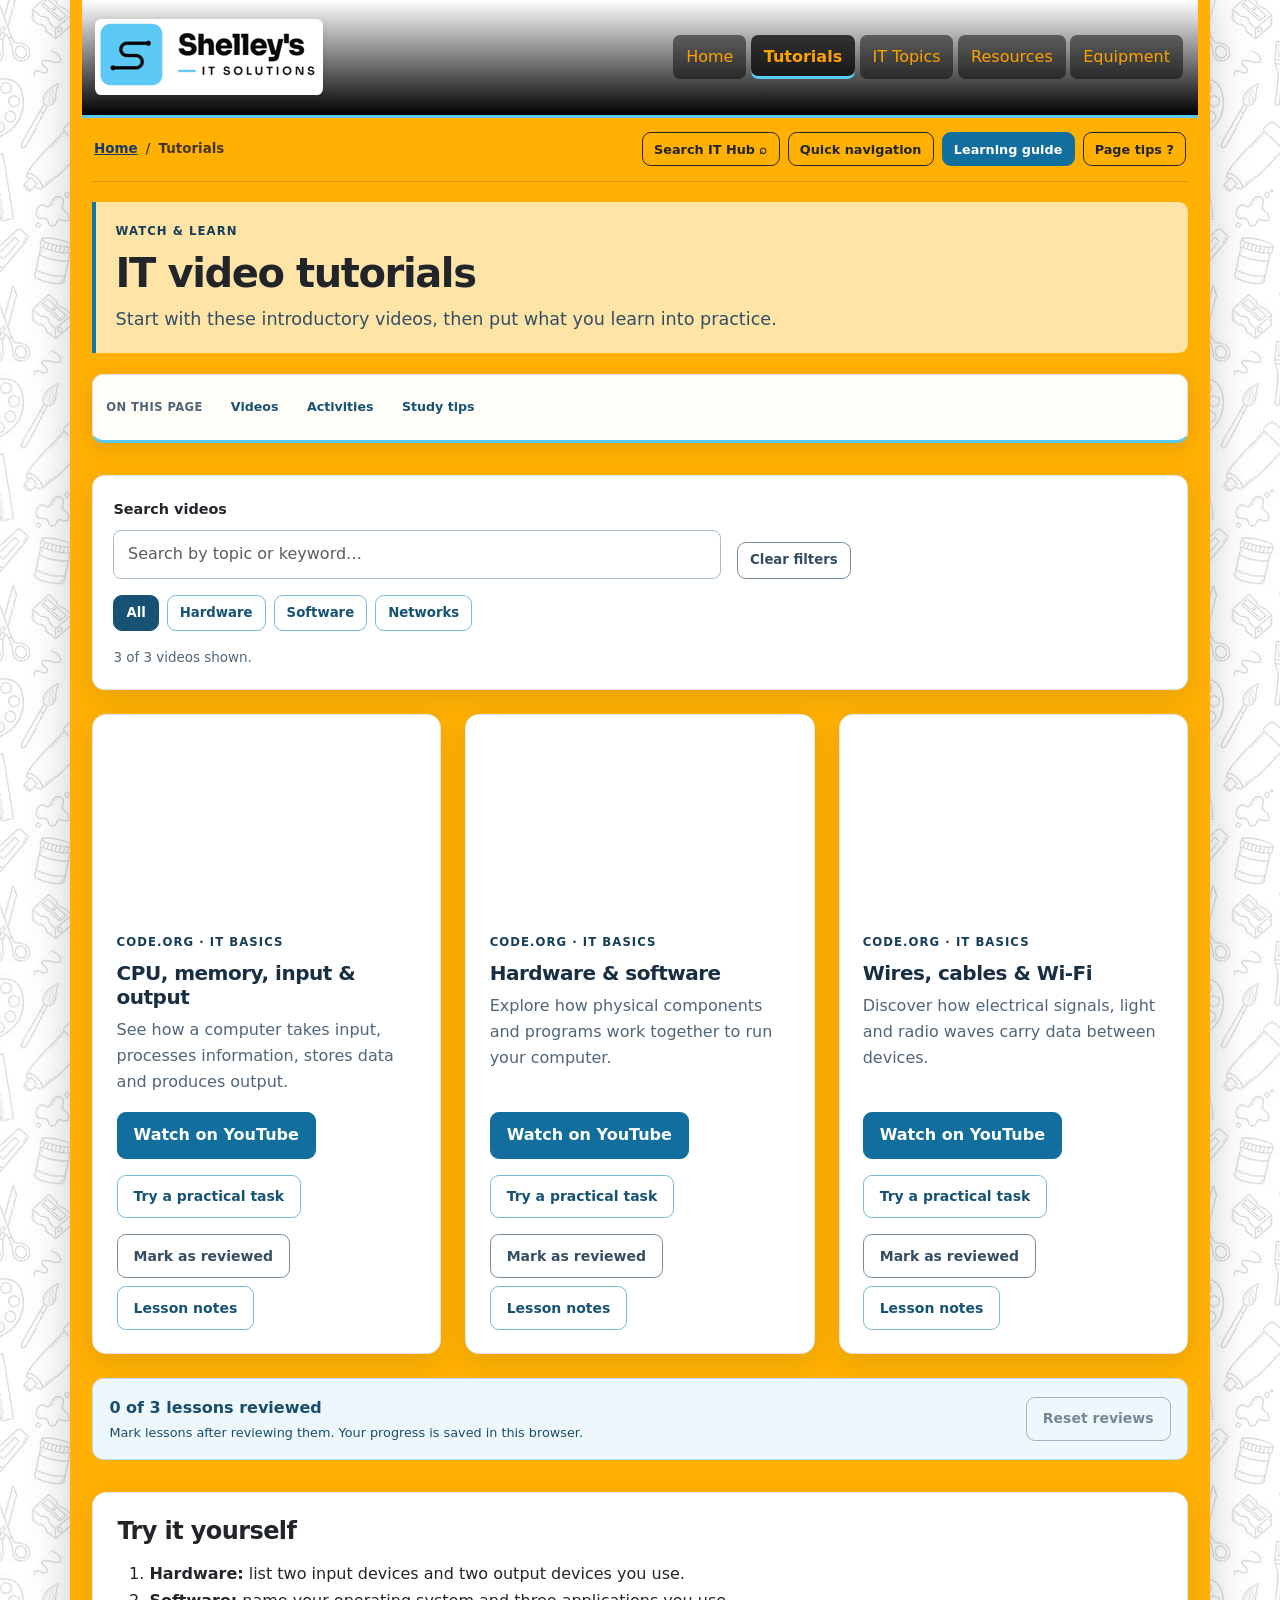
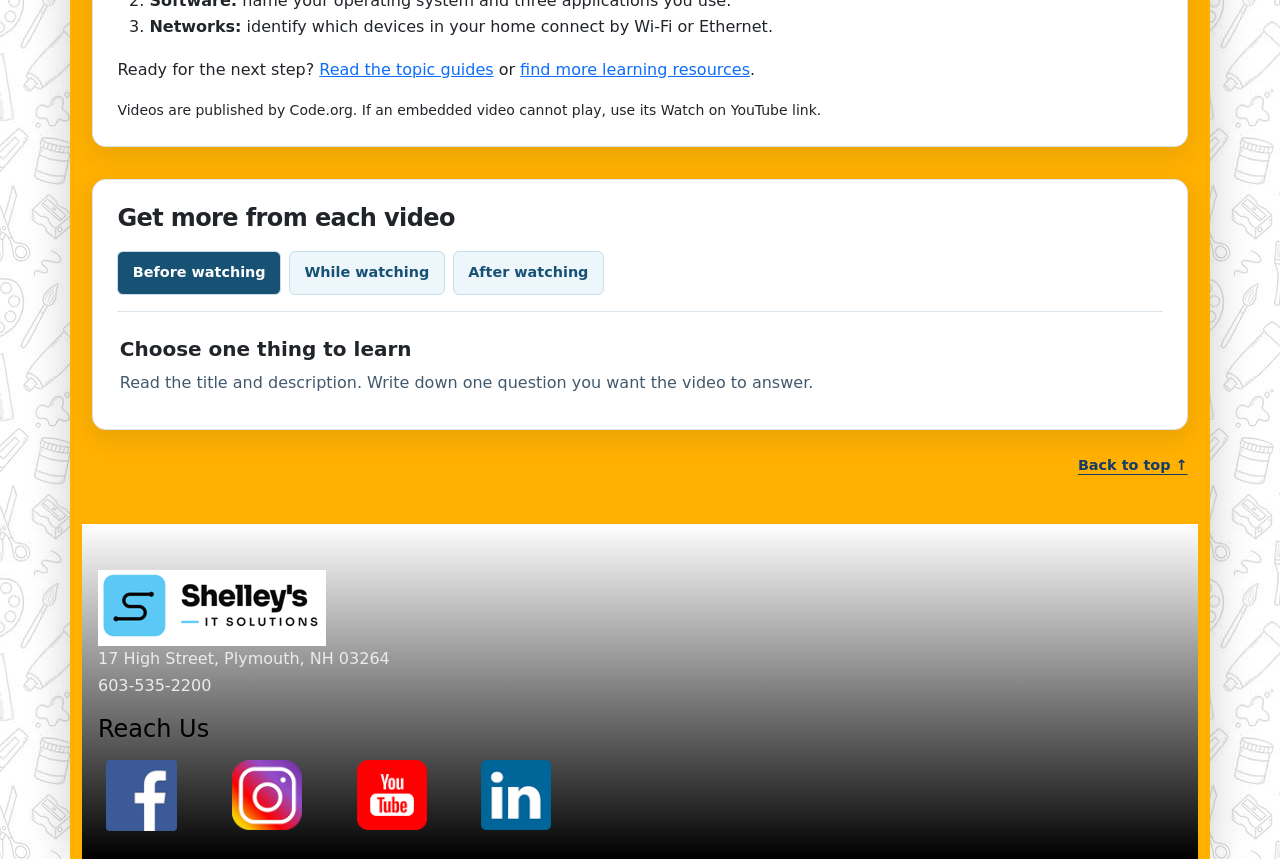
<file: tutorials.html>
<!DOCTYPE html>
<html lang="en-GB"><head><meta charset="utf-8"><meta name="viewport" content="width=device-width, initial-scale=1"><title>Tutorials | IT Hub</title><meta name="description" content="Introductory IT videos about hardware, software and networks."><link rel="stylesheet" href="css/bootstrap-5.3.8.css"><link rel="stylesheet" href="style.css"><script src="js/popper-2.11.8.min.js" defer></script><script src="js/bootstrap-5.3.8.js" defer></script><script src="js/search-index.js" defer></script><script src="js/it-enhancements.js" defer></script><script src="js/bootstrap-learning.js" defer></script></head>
<body id="top"><a class="skip-link" href="#main">Skip to content</a><div class="container site-shell">
<header><nav class="navbar navbar-expand-lg navbar-light bg-light" aria-label="Main navigation"><a class="navbar-brand" href="index.html"><img src="images/logo.png" width="228" height="76" alt="Shelley's IT Solutions"></a><button class="navbar-toggler" type="button" data-bs-toggle="collapse" data-bs-target="#siteNav" aria-controls="siteNav" aria-expanded="false" aria-label="Toggle navigation"><span class="navbar-toggler-icon"></span></button><div class="collapse navbar-collapse" id="siteNav"><ul class="navbar-nav ms-auto"><li class="nav-item"><a class="nav-link" href="index.html">Home</a></li><li class="nav-item"><a class="nav-link active" href="tutorials.html" aria-current="page">Tutorials</a></li><li class="nav-item"><a class="nav-link" href="topics.html">IT Topics</a></li><li class="nav-item"><a class="nav-link" href="resources.html">Resources</a></li><li class="nav-item"><a class="nav-link" href="equipment.html">Equipment</a></li></ul></div></nav></header>
<main id="main"><div class="page-toolbar"><nav aria-label="Breadcrumb"><ol class="breadcrumb mb-0"><li class="breadcrumb-item"><a href="index.html">Home</a></li><li class="breadcrumb-item active" aria-current="page">Tutorials</li></ol></nav><div class="d-flex flex-wrap gap-2"><button class="btn btn-sm btn-outline-dark" type="button" data-bs-toggle="modal" data-bs-target="#siteSearch" data-site-search-button hidden>Search IT Hub <span aria-hidden="true">⌕</span></button><button class="btn btn-sm btn-outline-dark" type="button" data-bs-toggle="offcanvas" data-bs-target="#quickNav" aria-controls="quickNav">Quick navigation</button><button class="btn btn-sm btn-primary" type="button" data-bs-toggle="modal" data-bs-target="#learningGuide">Learning guide</button><button class="btn btn-sm btn-outline-dark" type="button" data-page-tip data-bs-title="Make the most of this page" data-bs-content="Filter the videos by topic, open a practical task, and keep your own lesson notes. Mark a lesson as reviewed when you can explain its main idea." aria-expanded="false" hidden>Page tips <span aria-hidden="true">?</span></button></div></div><div class="page-intro"><p class="eyebrow">Watch &amp; learn</p><h1>IT video tutorials</h1><p class="lead">Start with these introductory videos, then put what you learn into practice.</p></div><nav class="section-dock" aria-label="On this page"><span class="section-dock-label">On this page</span><div class="nav nav-pills" id="sectionNav"><a class="nav-link" href="#video-library">Videos</a><a class="nav-link" href="#practical-activities">Activities</a><a class="nav-link" href="#video-study-guide">Study tips</a></div></nav><section data-filter-area="" data-filter-noun="videos" class="section-block" aria-label="Browse video tutorials" id="video-library"><div class="filter-toolbar" data-filter-controls hidden><div class="row g-3 align-items-end"><div class="col-lg-7"><label class="form-label" for="videos-search">Search videos</label><input id="videos-search" class="form-control" type="search" data-item-search placeholder="Search by topic or keyword…" aria-controls="videos-results"></div><div class="col-lg-5"><button class="btn btn-outline-secondary" type="button" data-filter-reset>Clear filters</button></div></div><div class="d-flex flex-wrap gap-2 mt-3" role="group" aria-label="Filter videos by category"><button class="btn btn-sm btn-outline-primary active" type="button" data-filter-category="all" aria-pressed="true">All</button><button class="btn btn-sm btn-outline-primary" type="button" data-filter-category="hardware" aria-pressed="false">Hardware</button><button class="btn btn-sm btn-outline-primary" type="button" data-filter-category="software" aria-pressed="false">Software</button><button class="btn btn-sm btn-outline-primary" type="button" data-filter-category="networks" aria-pressed="false">Networks</button></div><p class="filter-status mb-0 mt-3" role="status" aria-live="polite" data-filter-status>All videos shown.</p></div><div class="row g-4" id="videos-results"><div class="col-md-6 col-lg-4" data-filter-item="" data-category="hardware"><article class="card h-100" id="hardware"><div class="ratio ratio-16x9"><iframe src="https://www.youtube-nocookie.com/embed/DKGZlaPlVLY" title="CPU, memory, input &amp; output — Code.org video" loading="lazy" referrerpolicy="strict-origin-when-cross-origin" allow="accelerometer; autoplay; clipboard-write; encrypted-media; gyroscope; picture-in-picture; web-share" allowfullscreen></iframe></div><div class="card-body d-flex flex-column"><p class="eyebrow">Code.org · IT basics</p><h2 class="h5 card-title">CPU, memory, input &amp; output</h2><p class="card-text">See how a computer takes input, processes information, stores data and produces output.</p><a class="btn btn-primary mt-auto align-self-start" href="https://www.youtube.com/watch?v=DKGZlaPlVLY" target="_blank" rel="noopener noreferrer">Watch on YouTube <span class="visually-hidden">(opens a new tab)</span></a><button class="btn btn-sm btn-outline-primary mt-3 align-self-start" type="button" data-bs-toggle="modal" data-bs-target="#lessonTask" data-lesson-task="hardware" hidden>Try a practical task</button><button class="btn btn-sm btn-outline-secondary mt-3 align-self-start" type="button" data-review-lesson="hardware" aria-pressed="false" hidden>Mark as reviewed</button><button class="btn btn-sm btn-outline-primary mt-2 align-self-start" type="button" data-bs-toggle="offcanvas" data-bs-target="#lessonNotebook" aria-controls="lessonNotebook" data-note-lesson="hardware" hidden>Lesson notes</button></div></article></div><div class="col-md-6 col-lg-4" data-filter-item="" data-category="software"><article class="card h-100" id="software"><div class="ratio ratio-16x9"><iframe src="https://www.youtube-nocookie.com/embed/xnyFYiK2rSY" title="Hardware &amp; software — Code.org video" loading="lazy" referrerpolicy="strict-origin-when-cross-origin" allow="accelerometer; autoplay; clipboard-write; encrypted-media; gyroscope; picture-in-picture; web-share" allowfullscreen></iframe></div><div class="card-body d-flex flex-column"><p class="eyebrow">Code.org · IT basics</p><h2 class="h5 card-title">Hardware &amp; software</h2><p class="card-text">Explore how physical components and programs work together to run your computer.</p><a class="btn btn-primary mt-auto align-self-start" href="https://www.youtube.com/watch?v=xnyFYiK2rSY" target="_blank" rel="noopener noreferrer">Watch on YouTube <span class="visually-hidden">(opens a new tab)</span></a><button class="btn btn-sm btn-outline-primary mt-3 align-self-start" type="button" data-bs-toggle="modal" data-bs-target="#lessonTask" data-lesson-task="software" hidden>Try a practical task</button><button class="btn btn-sm btn-outline-secondary mt-3 align-self-start" type="button" data-review-lesson="software" aria-pressed="false" hidden>Mark as reviewed</button><button class="btn btn-sm btn-outline-primary mt-2 align-self-start" type="button" data-bs-toggle="offcanvas" data-bs-target="#lessonNotebook" aria-controls="lessonNotebook" data-note-lesson="software" hidden>Lesson notes</button></div></article></div><div class="col-md-6 col-lg-4" data-filter-item="" data-category="networks"><article class="card h-100" id="networks"><div class="ratio ratio-16x9"><iframe src="https://www.youtube-nocookie.com/embed/ZhEf7e4kopM" title="Wires, cables &amp; Wi-Fi — Code.org video" loading="lazy" referrerpolicy="strict-origin-when-cross-origin" allow="accelerometer; autoplay; clipboard-write; encrypted-media; gyroscope; picture-in-picture; web-share" allowfullscreen></iframe></div><div class="card-body d-flex flex-column"><p class="eyebrow">Code.org · IT basics</p><h2 class="h5 card-title">Wires, cables &amp; Wi-Fi</h2><p class="card-text">Discover how electrical signals, light and radio waves carry data between devices.</p><a class="btn btn-primary mt-auto align-self-start" href="https://www.youtube.com/watch?v=ZhEf7e4kopM" target="_blank" rel="noopener noreferrer">Watch on YouTube <span class="visually-hidden">(opens a new tab)</span></a><button class="btn btn-sm btn-outline-primary mt-3 align-self-start" type="button" data-bs-toggle="modal" data-bs-target="#lessonTask" data-lesson-task="networks" hidden>Try a practical task</button><button class="btn btn-sm btn-outline-secondary mt-3 align-self-start" type="button" data-review-lesson="networks" aria-pressed="false" hidden>Mark as reviewed</button><button class="btn btn-sm btn-outline-primary mt-2 align-self-start" type="button" data-bs-toggle="offcanvas" data-bs-target="#lessonNotebook" aria-controls="lessonNotebook" data-note-lesson="networks" hidden>Lesson notes</button></div></article></div></div><div class="lesson-tracker alert alert-info mt-4" data-lesson-tracker hidden><div class="d-flex flex-wrap gap-3 align-items-center justify-content-between"><div><strong id="review-total" role="status" aria-live="polite">0 of 3 lessons reviewed</strong><small class="d-block" id="review-note">Mark lessons after reviewing them. Your progress is saved in this browser.</small></div><button class="btn btn-sm btn-outline-secondary" type="button" id="reset-reviews" disabled>Reset reviews</button></div></div></section><section class="section-block guide" id="practical-activities"><h2>Try it yourself</h2><ol><li><strong>Hardware:</strong> list two input devices and two output devices you use.</li><li><strong>Software:</strong> name your operating system and three applications you use.</li><li><strong>Networks:</strong> identify which devices in your home connect by Wi-Fi or Ethernet.</li></ol><p>Ready for the next step? <a href="topics.html">Read the topic guides</a> or <a href="resources.html">find more learning resources</a>.</p><p class="small">Videos are published by Code.org. If an embedded video cannot play, use its Watch on YouTube link.</p></section><section class="section-block guide" id="video-study-guide"><h2>Get more from each video</h2><div class="tab-module"><div class="nav nav-pills gap-2 mb-3" id="study-plan-tabs" role="tablist" aria-label="Choose a guide"><button class="nav-link active" id="study-plan-0-tab" data-bs-toggle="pill" data-bs-target="#study-plan-0-pane" type="button" role="tab" aria-controls="study-plan-0-pane" aria-selected="true">Before watching</button><button class="nav-link" id="study-plan-1-tab" data-bs-toggle="pill" data-bs-target="#study-plan-1-pane" type="button" role="tab" aria-controls="study-plan-1-pane" aria-selected="false">While watching</button><button class="nav-link" id="study-plan-2-tab" data-bs-toggle="pill" data-bs-target="#study-plan-2-pane" type="button" role="tab" aria-controls="study-plan-2-pane" aria-selected="false">After watching</button></div><div class="tab-content"><div class="tab-pane fade show active" id="study-plan-0-pane" role="tabpanel" aria-labelledby="study-plan-0-tab" tabindex="0"><h3 class="h5">Choose one thing to learn</h3><p>Read the title and description. Write down one question you want the video to answer.</p></div><div class="tab-pane fade" id="study-plan-1-pane" role="tabpanel" aria-labelledby="study-plan-1-tab" tabindex="0"><h3 class="h5">Pause and make notes</h3><p>Pause when you meet a new term. Write a short explanation and connect it to a device you use.</p></div><div class="tab-pane fade" id="study-plan-2-pane" role="tabpanel" aria-labelledby="study-plan-2-tab" tabindex="0"><h3 class="h5">Put the idea into practice</h3><p>Complete the related task on this page, then mark the lesson as reviewed. Revisit any part you could not explain.</p></div></div></div></section><div class="back-top-row"><a class="back-top-link" href="#top">Back to top ↑</a></div></main><footer>
      <div class="row">
        <div class="col-xxl-6"><br><img src="images/logo.png" alt="Shelley's IT Solutions" width="228" height="76" class="img-fluid"><p>17 High Street, Plymouth, NH 03264<br>603-535-2200</p></div>
        <div class="col-xxl-6"><h4>Reach Us</h4><table width="500" border="0" cellspacing="10" cellpadding="0">
  <tbody>
    <tr>
      <td><a href="https://facebook.com" target="_blank" rel="noopener noreferrer"><img src="images/fb.png" alt="Facebook" width="71" height="71" class="img-fluid"></a></td>
      <td><a href="https://instagram.com" target="_blank" rel="noopener noreferrer"><img src="images/insta.png" alt="Instagram" width="70" height="71" class="img-fluid"></a></td>
      <td><a href="https://youtube.com" target="_blank" rel="noopener noreferrer"><img src="images/yt.png" alt="YouTube" width="70" height="71" class="img-fluid"></a></td>
      <td><a href="https://linkedin.com" target="_blank" rel="noopener noreferrer"><img src="images/in.png" alt="LinkedIn" width="70" height="71" class="img-fluid"></a></td>
    </tr>
  </tbody>
</table>
</div>
      </div>
    </footer></div><div class="offcanvas offcanvas-end it-offcanvas" tabindex="-1" id="quickNav" aria-labelledby="quickNavLabel"><div class="offcanvas-header"><h2 class="offcanvas-title h5" id="quickNavLabel">Explore IT Hub</h2><button type="button" class="btn-close" data-bs-dismiss="offcanvas" aria-label="Close quick navigation"></button></div><div class="offcanvas-body"><p class="small text-secondary">Choose a page or jump straight into a topic.</p><div class="list-group"><a class="list-group-item list-group-item-action" href="index.html"><strong>Home</strong><small class="d-block text-secondary">Start here</small></a><a class="list-group-item list-group-item-action" href="tutorials.html"><strong>Tutorials</strong><small class="d-block text-secondary">Watch and review</small></a><a class="list-group-item list-group-item-action" href="topics.html"><strong>IT Topics</strong><small class="d-block text-secondary">Understand the essentials</small></a><a class="list-group-item list-group-item-action" href="resources.html"><strong>Resources</strong><small class="d-block text-secondary">Find your next lesson</small></a><a class="list-group-item list-group-item-action" href="equipment.html"><strong>Equipment</strong><small class="d-block text-secondary">Explore computer components</small></a></div><h3 class="h6 mt-4">Useful shortcuts</h3><div class="d-grid gap-2"><a href="index.html#glossary">Search the IT glossary</a><a href="topics.html#knowledge-check">Test your knowledge</a><a href="equipment.html#components">PC component guide</a><a href="index.html#learning-checklist">Your learning checklist</a></div></div></div>
<div class="modal fade it-guide-modal" id="learningGuide" tabindex="-1" aria-labelledby="learningGuideLabel" aria-hidden="true"><div class="modal-dialog modal-dialog-centered"><div class="modal-content"><div class="modal-header"><h2 class="modal-title h5" id="learningGuideLabel">Choose your next step</h2><button type="button" class="btn-close" data-bs-dismiss="modal" aria-label="Close learning guide"></button></div><div class="modal-body"><p>Start with one topic, then practise what you have learned.</p><div class="list-group"><a class="list-group-item list-group-item-action" href="tutorials.html">Watch an introductory video <span aria-hidden="true">→</span></a><a class="list-group-item list-group-item-action" href="topics.html">Read a topic guide <span aria-hidden="true">→</span></a><a class="list-group-item list-group-item-action" href="resources.html">Find learning resources <span aria-hidden="true">→</span></a><a class="list-group-item list-group-item-action" href="equipment.html">Explore your equipment <span aria-hidden="true">→</span></a></div></div><div class="modal-footer"><button type="button" class="btn btn-outline-secondary" data-bs-dismiss="modal">Keep exploring this page</button></div></div></div></div><div class="modal fade it-guide-modal it-search-modal" id="siteSearch" tabindex="-1" aria-labelledby="siteSearchLabel" aria-hidden="true"><div class="modal-dialog modal-dialog-centered modal-dialog-scrollable modal-lg"><div class="modal-content"><div class="modal-header"><h2 class="modal-title h5" id="siteSearchLabel">Search IT Hub</h2><button class="btn-close" type="button" data-bs-dismiss="modal" aria-label="Close search"></button></div><div class="modal-body"><label class="form-label fw-semibold" for="site-search-input">What would you like to learn?</label><div class="input-group"><input class="form-control" id="site-search-input" type="search" placeholder="Try RAM, networking or HTML…" autocomplete="off" aria-controls="site-search-results" aria-describedby="site-search-status"><button class="btn btn-outline-secondary" type="button" id="site-search-clear">Clear</button></div><p class="small text-secondary mt-2">Search every page, the glossary and practical activities.</p><p class="search-status small" id="site-search-status" role="status" aria-live="polite"></p><div class="list-group search-results" id="site-search-results"></div><p class="alert alert-light border mb-0" id="site-search-empty" hidden>No results yet. Try a shorter term, such as “RAM” or “web”.</p></div><div class="modal-footer justify-content-between"><span class="small text-secondary">Press <kbd>/</kbd> to open search. Press <kbd>Esc</kbd> to close.</span><button class="btn btn-outline-secondary" type="button" data-bs-dismiss="modal">Close</button></div></div></div></div><div class="modal fade it-guide-modal" id="lessonTask" tabindex="-1" aria-labelledby="lessonTaskLabel" aria-hidden="true"><div class="modal-dialog modal-dialog-centered"><div class="modal-content"><div class="modal-header"><h2 class="modal-title h5" id="lessonTaskLabel">Practise the idea</h2><button type="button" class="btn-close" data-bs-dismiss="modal" aria-label="Close practical task"></button></div><div class="modal-body"><span class="badge rounded-pill text-bg-light mb-3">Explain it in your own words</span><h3 class="h5" id="task-title"></h3><p id="task-prompt"></p><button class="btn btn-outline-primary" id="task-example-toggle" type="button" data-bs-toggle="collapse" data-bs-target="#taskAnswer" aria-controls="taskAnswer" aria-expanded="false">Show an example answer</button><div class="collapse" id="taskAnswer"><div class="task-answer mt-3"><h4 class="h6">One possible answer</h4><p class="mb-0" id="task-example"></p></div></div></div><div class="modal-footer"><button class="btn btn-primary" type="button" data-bs-dismiss="modal">Return to the lesson</button></div></div></div></div><div class="offcanvas offcanvas-end it-offcanvas lesson-notebook" id="lessonNotebook" tabindex="-1" aria-labelledby="lessonNotebookLabel"><div class="offcanvas-header"><h2 class="offcanvas-title h5" id="lessonNotebookLabel">Your lesson notebook</h2><button class="btn-close" type="button" data-bs-dismiss="offcanvas" aria-label="Close lesson notebook"></button></div><div class="offcanvas-body"><p class="eyebrow">Make the idea your own</p><h3 class="h5" id="notebook-lesson-title">Choose a lesson</h3><p class="small text-secondary">Write one thing you learned, an example from your own computer, and a question to revisit.</p><form id="lesson-notes-form"><div class="form-floating"><textarea class="form-control" id="lesson-note" placeholder="What did you learn?" maxlength="1200" aria-describedby="note-count note-status"></textarea><label for="lesson-note">What did you learn?</label></div><div class="d-flex justify-content-between gap-2 mt-2"><small class="text-secondary" id="note-count">0 / 1200 characters</small><span class="badge rounded-pill text-bg-light">On this device</span></div><p class="small mt-3" id="note-status" role="status" aria-live="polite">Your notes are saved in this browser.</p><div class="d-flex flex-wrap gap-2"><button class="btn btn-primary" type="submit">Save notes</button><button class="btn btn-outline-secondary" type="button" id="clear-lesson-note">Clear this note</button></div></form><div class="notebook-tip mt-4"><h4 class="h6">Try explaining it aloud</h4><p class="small mb-0">If you can explain the idea without looking at the video, you are ready to mark the lesson as reviewed.</p></div></div></div><div class="toast-container position-fixed bottom-0 end-0 p-3 it-toast-container"><div class="toast it-feedback-toast" id="itFeedbackToast" role="status" aria-live="polite" aria-atomic="true"><div class="toast-header"><span class="toast-mark me-2" aria-hidden="true">✓</span><strong class="me-auto">IT Hub</strong><button class="btn-close" type="button" data-bs-dismiss="toast" aria-label="Dismiss update"></button></div><div class="toast-body" id="it-toast-message"></div></div></div></body></html>
</file>
<file: style.css>
@charset "utf-8";
.container .navbar.navbar-expand-lg.navbar-light.bg-light {
	background-color: #EA0E12;
	background-image: -webkit-linear-gradient(270deg,rgba(255,255,255,1.00) 0%,rgba(0,0,0,1.00) 100%);
	background-image: -moz-linear-gradient(270deg,rgba(255,255,255,1.00) 0%,rgba(0,0,0,1.00) 100%);
	background-image: -o-linear-gradient(270deg,rgba(255,255,255,1.00) 0%,rgba(0,0,0,1.00) 100%);
	background-image: linear-gradient(180deg,rgba(255,255,255,1.00) 0%,rgba(0,0,0,1.00) 100%);
}
.navbar-nav.ms-auto .nav-item .nav-link {
	color: #FEA200;
}
.navbar.navbar-expand-lg.navbar-light.bg-light .navbar-toggler .navbar-toggler-icon {
	background-color: #7A7A7A;
}
.container footer {
	background-image: -webkit-linear-gradient(270deg,rgba(255,255,255,1.00) 0%,rgba(0,0,0,1.00) 100%,rgba(255,0,0,1.00) 100%);
	background-image: -moz-linear-gradient(270deg,rgba(255,255,255,1.00) 0%,rgba(0,0,0,1.00) 100%,rgba(255,0,0,1.00) 100%);
	background-image: -o-linear-gradient(270deg,rgba(255,255,255,1.00) 0%,rgba(0,0,0,1.00) 100%,rgba(255,0,0,1.00) 100%);
	background-image: linear-gradient(180deg,rgba(255,255,255,1.00) 0%,rgba(0,0,0,1.00) 100%,rgba(255,0,0,1.00) 100%);
}
.row .col-xxl-6 p {
	color: #EBEBEB;
}
.row .col-xxl-6 h4 {
	color: #000000;
}
body  {
	background-image: url(images/art_patterns.jpg);
}
.container {
	background-color: #FFB000;
}

/* Small additions for the IT pages and responsive cards. */
.site-shell{min-height:100vh}
main{padding-bottom:1rem}
.navbar-brand img{display:block;max-width:100%;height:auto}
.navbar-nav .nav-link.active{font-weight:700;text-decoration:underline;text-underline-offset:4px}
.section-block{margin-top:1.5rem}.section-block>h2{margin-bottom:1rem}
.section-heading{display:flex;flex-wrap:wrap;gap:.5rem 1rem;align-items:baseline;justify-content:space-between;margin-bottom:1rem}.section-heading h2{margin:0}
.page-intro{padding:1.5rem 0 .75rem}.page-intro h1{font-size:clamp(1.8rem,4vw,2.5rem)}.lead{font-size:1.1rem}
.eyebrow{font-size:.8rem;font-weight:600;margin-bottom:.5rem}
.card{overflow:hidden}.equipment-img{width:100%;height:auto;aspect-ratio:16/9;object-fit:contain;background:#102b46}.ratio iframe{border:0}
.guide{background:white;padding:1.25rem;border:1px solid #ddd;border-radius:.375rem}.guide h2{font-size:1.5rem}.guide p:last-child{margin-bottom:0}
.topic-jumps{display:flex;flex-wrap:wrap;gap:.65rem 1rem}.topic-jumps a{color:#153c69;font-weight:600}
section[id],article[id]{scroll-margin-top:1rem}
footer{padding:.75rem;margin-top:1.5rem}footer table{width:100%;max-width:500px}footer td{padding:.5rem}footer img{max-width:100%;height:auto}
.skip-link{position:absolute;top:-100px;left:1rem;z-index:1000;background:white;padding:.75rem}.skip-link:focus{top:1rem}
a:focus-visible,button:focus-visible{outline:3px solid #165dcc;outline-offset:3px}
@media(max-width:767px){.page-intro{padding-top:1rem}.section-block{margin-top:1.25rem}footer td{padding:.3rem}.navbar-brand{max-width:calc(100% - 65px)}.carousel-caption h5{font-size:1rem}.carousel-caption p{font-size:.75rem;margin-bottom:0}}
@media(prefers-reduced-motion:reduce){*,*::before,*::after{animation:none!important;transition:none!important;scroll-behavior:auto!important}}
</file>
